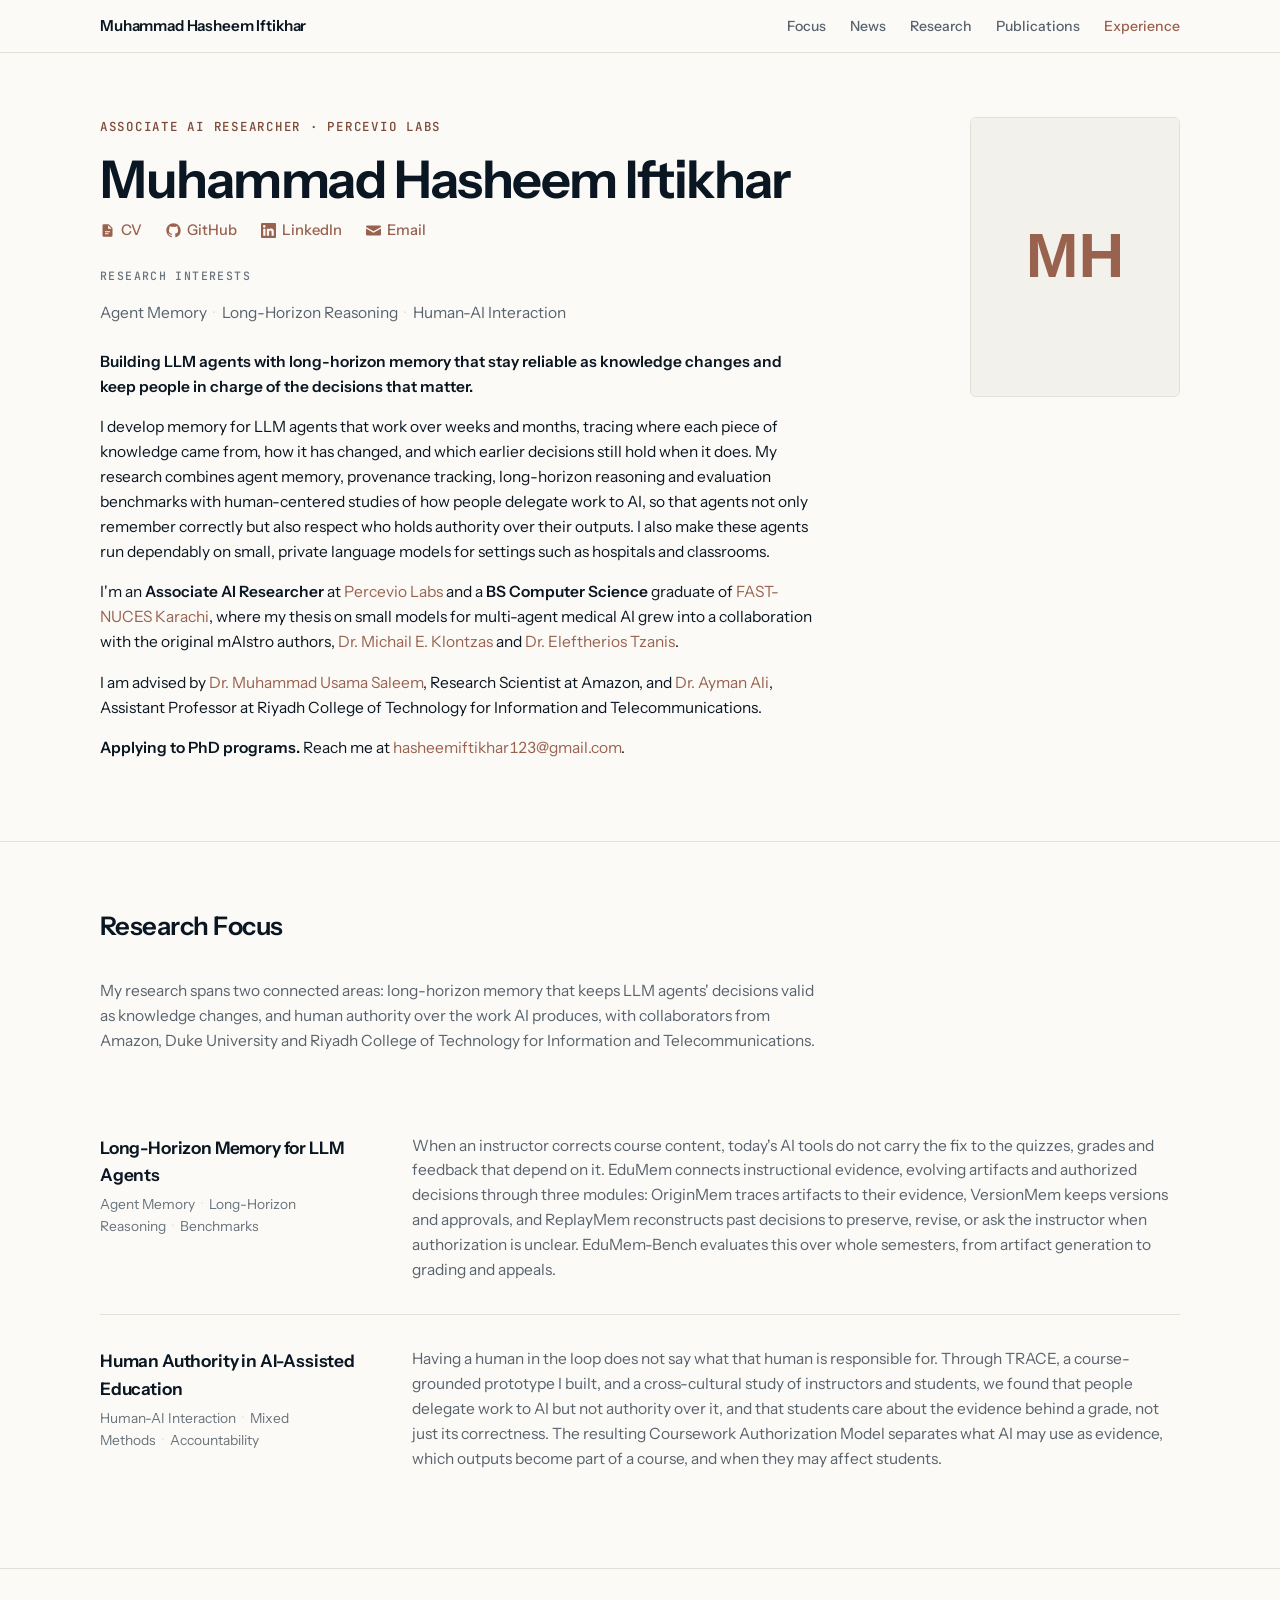
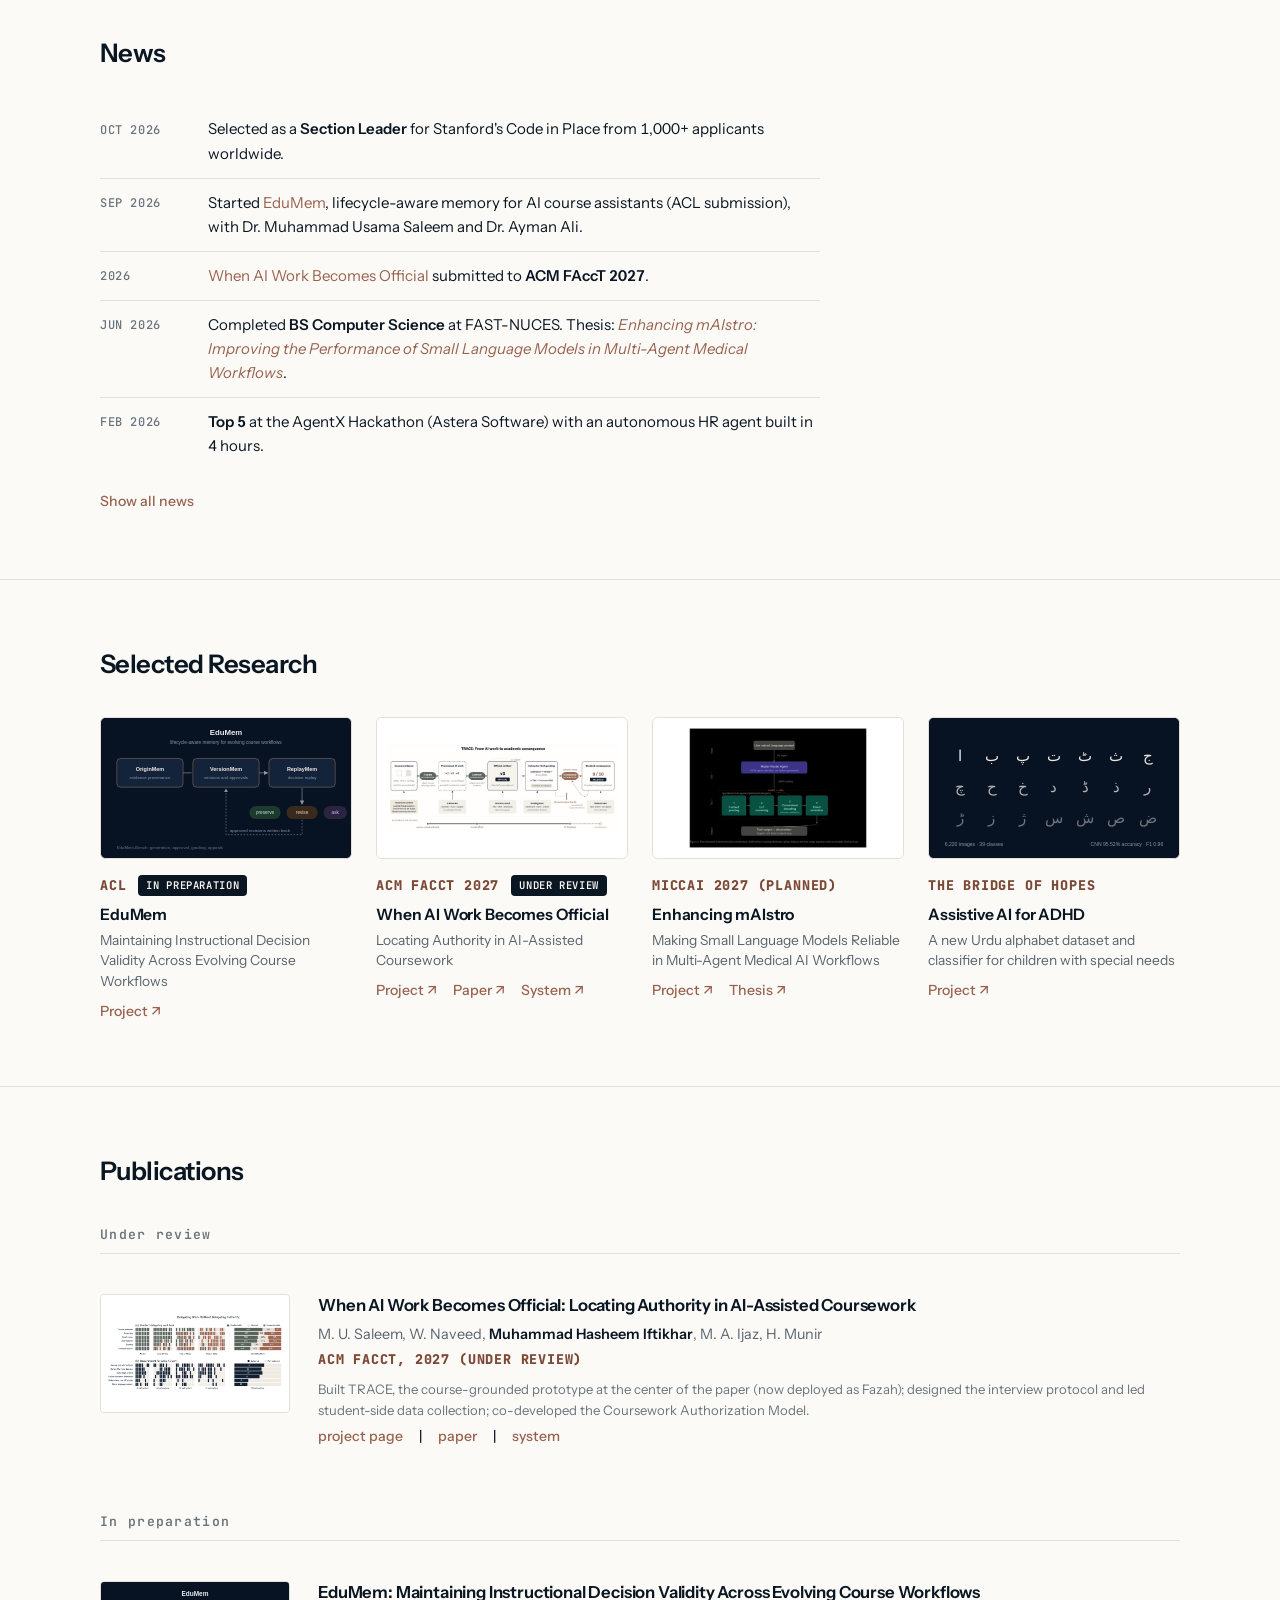
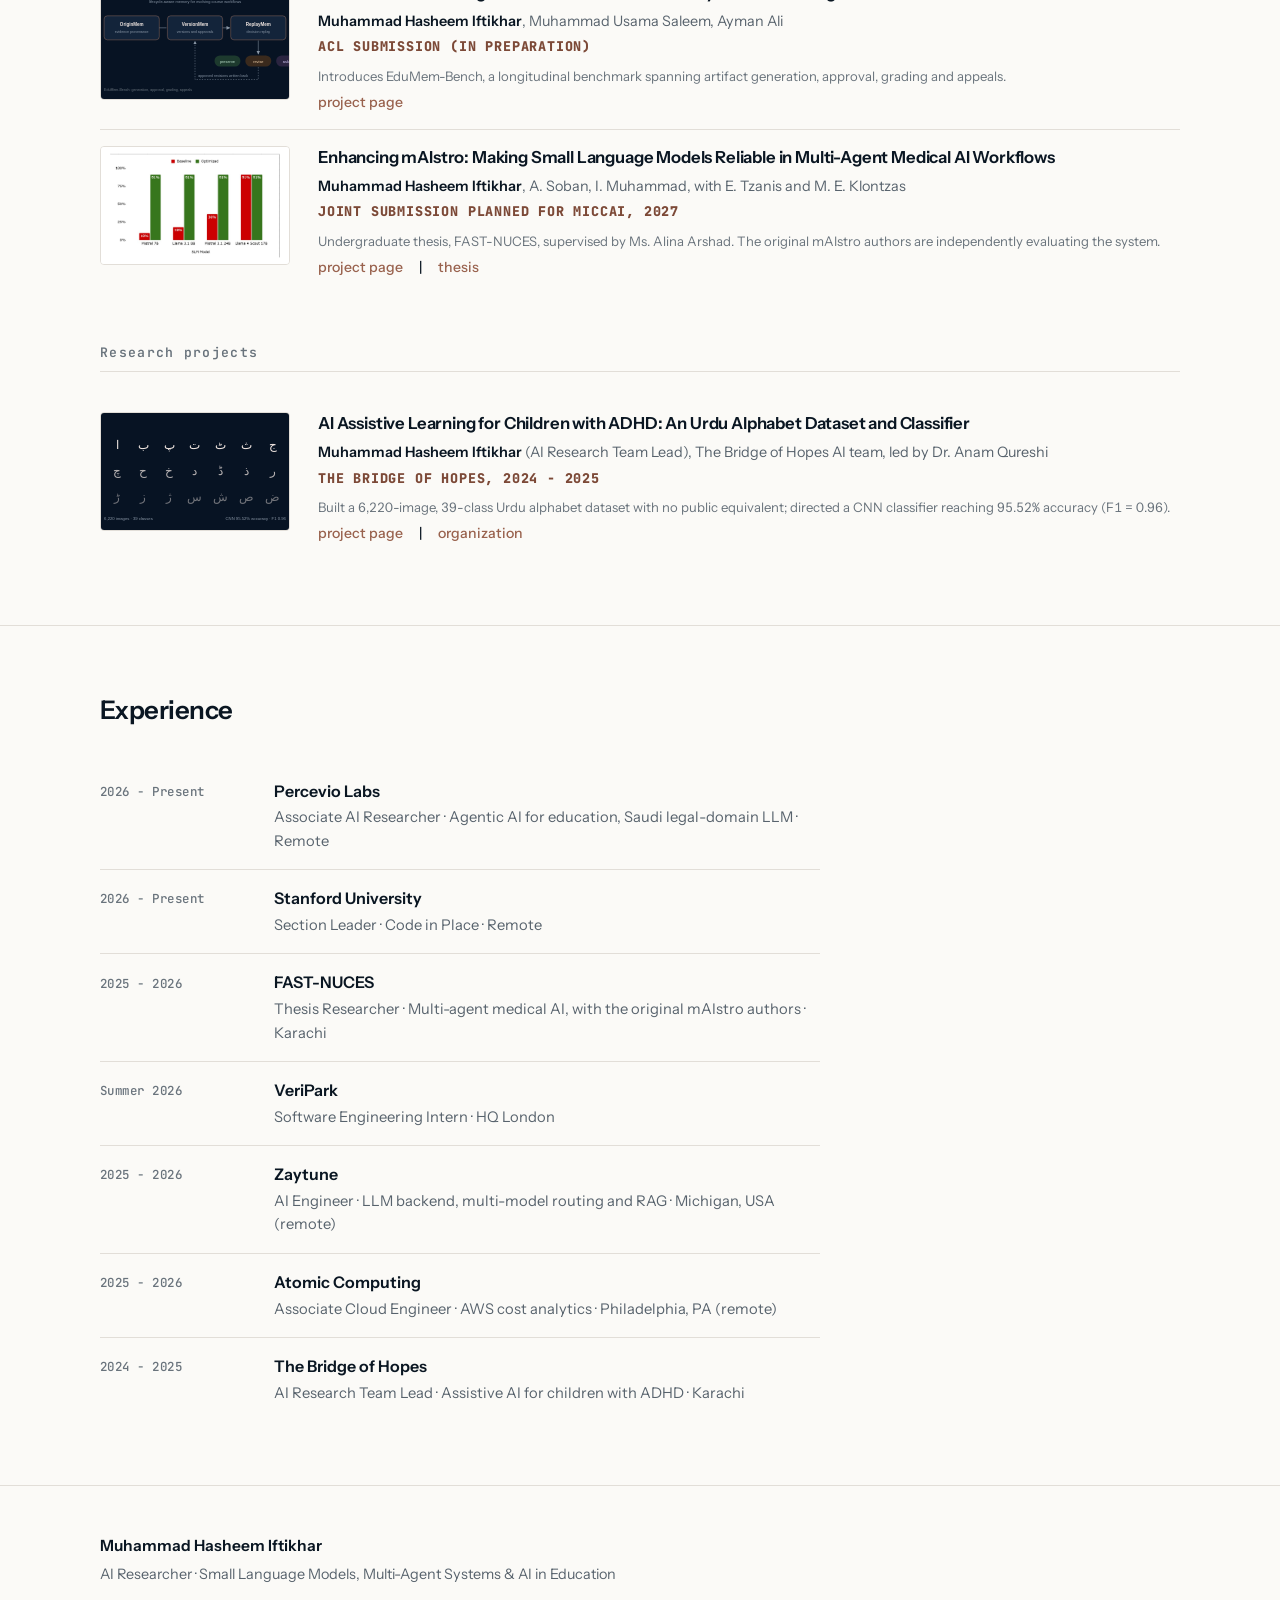
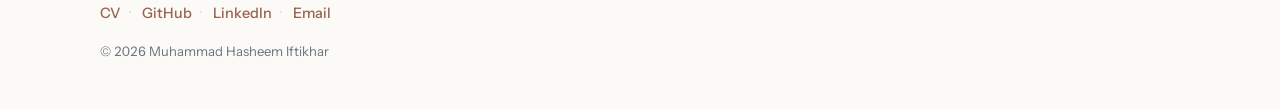
<file: index.html>
<!DOCTYPE html>
<html lang="en">
<head>
  <meta charset="utf-8">
  <meta name="viewport" content="width=device-width, initial-scale=1">
  <meta name="description" content="Muhammad Hasheem Iftikhar is an AI researcher working on reliable small language models for multi-agent systems, human authority in AI-assisted education, and memory for AI course assistants. BS Computer Science, FAST-NUCES. Applying to PhD programs.">
  <meta name="author" content="Muhammad Hasheem Iftikhar">
  <meta name="robots" content="index, follow, max-image-preview:large, max-snippet:-1">
  <meta name="theme-color" content="#FBFAF7">
  <link rel="canonical" href="https://mhasheem.github.io/">
  <link rel="icon" type="image/svg+xml" href="research/photo-placeholder.svg">
  <meta property="og:type" content="profile">
  <meta property="og:site_name" content="Muhammad Hasheem Iftikhar">
  <meta property="og:locale" content="en_US">
  <meta property="og:title" content="Muhammad Hasheem Iftikhar, AI Researcher">
  <meta property="og:description" content="Reliable small language models for multi-agent systems, human authority in AI-assisted education, and memory for AI course assistants.">
  <meta property="og:url" content="https://mhasheem.github.io/">
  <meta property="og:image" content="https://mhasheem.github.io/research/maistro-architecture.jpg">
  <meta name="twitter:card" content="summary_large_image">
  <meta name="twitter:title" content="Muhammad Hasheem Iftikhar, AI Researcher">
  <meta name="twitter:description" content="Reliable small language models, human authority in AI-assisted education, and agent memory.">
  <title>Muhammad Hasheem Iftikhar, AI Researcher | Small Language Models, Multi-Agent Systems &amp; AI in Education</title>
  <script type="application/ld+json">
  {
    "@context": "https://schema.org",
    "@type": "ProfilePage",
    "dateModified": "2026-11-02",
    "mainEntity": {
      "@type": "Person",
      "@id": "https://mhasheem.github.io/#person",
      "name": "Muhammad Hasheem Iftikhar",
      "alternateName": "Hasheem Iftikhar",
      "url": "https://mhasheem.github.io/",
      "jobTitle": "Associate AI Researcher",
      "email": "mailto:hasheemiftikhar123@gmail.com",
      "worksFor": {
        "@type": "Organization",
        "name": "Percevio Labs",
        "url": "https://www.perceviolabs.com/"
      },
      "alumniOf": {
        "@type": "CollegeOrUniversity",
        "name": "National University of Computer and Emerging Sciences (FAST-NUCES)"
      },
      "knowsAbout": [
        "Small Language Models",
        "Multi-Agent LLM Systems",
        "Medical AI",
        "Human-AI Interaction",
        "AI in Education",
        "Agent Memory"
      ],
      "sameAs": [
        "https://github.com/mhasheem",
        "https://www.linkedin.com/in/muhammad-hasheem-iftikhar/"
      ]
    }
  }
  </script>
  <link rel="preconnect" href="https://fonts.googleapis.com">
  <link rel="preconnect" href="https://fonts.gstatic.com" crossorigin>
  <link href="https://fonts.googleapis.com/css2?family=Instrument+Sans:ital,wght@0,400..700;1,400..700&family=JetBrains+Mono:wght@400;500;600&display=swap" rel="stylesheet">
  <link rel="stylesheet" href="assets/css/tokens.css">
  <link rel="stylesheet" href="assets/css/site.css">
</head>
<body>
  <a class="skip-link" href="#about">Skip to main content</a>

  <header class="site-nav">
    <nav class="wrap" aria-label="Main">
      <a class="nav-name" href="#top">Muhammad Hasheem Iftikhar</a>
      <button class="nav-toggle" aria-expanded="false" aria-controls="site-menu" aria-label="Menu">
        <span></span>
      </button>
      <ul class="nav-links" id="site-menu">
        <li><a href="#focus">Focus</a></li>
        <li><a href="#news">News</a></li>
        <li><a href="#research">Research</a></li>
        <li><a href="#publications">Publications</a></li>
        <li><a href="#experience">Experience</a></li>
      </ul>
    </nav>
  </header>

  <main id="top">

  <section id="about" class="hero">
    <div class="wrap">
      <div class="hero-grid">
        <div class="hero-text">
          <p class="hero-eyebrow">Associate AI Researcher · Percevio Labs</p>
          <h1>Muhammad Hasheem Iftikhar</h1>
          <p class="hero-links">
            <a href="Hasheem_Iftikhar_CV.pdf" target="_blank" rel="noopener"><svg class="li" aria-hidden="true" viewBox="0 0 24 24" fill="currentColor"><path d="M6 2h8l6 6v12a2 2 0 0 1-2 2H6a2 2 0 0 1-2-2V4a2 2 0 0 1 2-2zm7 1.5V9h5.5L13 3.5zM8 13v1.6h8V13H8zm0 3.4V18h5.5v-1.6H8z"/></svg>CV</a>
            <a href="https://github.com/mhasheem" target="_blank" rel="noopener"><svg class="li" aria-hidden="true" viewBox="0 0 24 24" fill="currentColor"><path d="M12 .5C5.65.5.5 5.65.5 12c0 5.08 3.29 9.39 7.86 10.91.58.11.79-.25.79-.56 0-.27-.01-1.17-.02-2.12-3.2.7-3.88-1.36-3.88-1.36-.52-1.33-1.28-1.69-1.28-1.69-1.04-.71.08-.7.08-.7 1.15.08 1.76 1.19 1.76 1.19 1.03 1.76 2.69 1.25 3.35.96.1-.75.4-1.25.72-1.54-2.55-.29-5.24-1.28-5.24-5.69 0-1.26.45-2.28 1.19-3.09-.12-.29-.52-1.46.11-3.05 0 0 .97-.31 3.18 1.18a11.1 11.1 0 0 1 5.79 0c2.2-1.49 3.17-1.18 3.17-1.18.63 1.59.23 2.76.12 3.05.74.81 1.18 1.83 1.18 3.09 0 4.42-2.69 5.39-5.26 5.68.41.35.78 1.05.78 2.12 0 1.53-.01 2.76-.01 3.14 0 .31.2.67.8.55A11.5 11.5 0 0 0 23.5 12C23.5 5.65 18.35.5 12 .5z"/></svg>GitHub</a>
            <a href="https://www.linkedin.com/in/muhammad-hasheem-iftikhar/" target="_blank" rel="noopener"><svg class="li" aria-hidden="true" viewBox="0 0 24 24" fill="currentColor"><path d="M20.45 20.45h-3.56v-5.57c0-1.33-.03-3.04-1.85-3.04-1.86 0-2.14 1.45-2.14 2.94v5.67H9.34V9h3.42v1.56h.05c.48-.9 1.64-1.85 3.37-1.85 3.6 0 4.27 2.37 4.27 5.46v6.28zM5.34 7.43a2.07 2.07 0 1 1 0-4.13 2.07 2.07 0 0 1 0 4.13zM7.12 20.45H3.55V9h3.57v11.45zM22.22 0H1.77C.79 0 0 .77 0 1.72v20.55C0 23.23.79 24 1.77 24h20.45c.98 0 1.78-.77 1.78-1.73V1.72C24 .77 23.2 0 22.22 0z"/></svg>LinkedIn</a>
            <a href="mailto:hasheemiftikhar123@gmail.com"><svg class="li" aria-hidden="true" viewBox="0 0 24 24" fill="currentColor"><path d="M2 4h20a2 2 0 0 1 2 2v.4L12 13.35 0 6.4V6a2 2 0 0 1 2-2zm-2 4.72V18a2 2 0 0 0 2 2h20a2 2 0 0 0 2-2V8.72l-12 6.94L0 8.72z"/></svg>Email</a>
          </p>
          <div class="interests">
            <p class="interests-label">Research interests</p>
            <p class="interests-line">Agent Memory<span class="sep">·</span>Long-Horizon Reasoning<span class="sep">·</span>Human-AI Interaction</p>
          </div>
          <p><strong>Building LLM agents with long-horizon memory that stay reliable as knowledge changes and keep people in charge of the decisions that matter.</strong></p>
          <p>
            I develop memory for LLM agents that work over weeks and months, tracing where each piece of knowledge came
            from, how it has changed, and which earlier decisions still hold when it does. My research combines agent
            memory, provenance tracking, long-horizon reasoning and evaluation benchmarks with human-centered studies of
            how people delegate work to AI, so that agents not only remember correctly but also respect who holds
            authority over their outputs. I also make these agents run dependably on small, private language models
            for settings such as hospitals and classrooms.
          </p>
          <p>
            I'm an <strong>Associate AI Researcher</strong> at
            <a href="https://www.perceviolabs.com/" target="_blank" rel="noopener">Percevio Labs</a>
            and a <strong>BS Computer Science</strong> graduate of
            <a href="https://www.nu.edu.pk/" target="_blank" rel="noopener">FAST-NUCES Karachi</a>,
            where my thesis on small models for multi-agent medical AI grew into a collaboration with the original
            mAIstro authors,
            <a href="https://scholar.google.com/citations?user=uWQOxUkAAAAJ" target="_blank" rel="noopener">Dr. Michail E. Klontzas</a> and
            <a href="https://scholar.google.com/citations?user=nkMCS88AAAAJ" target="_blank" rel="noopener">Dr. Eleftherios Tzanis</a>.
          </p>
          <p>I am advised by
            <a href="https://m-usamasaleem.github.io/" target="_blank" rel="noopener">Dr. Muhammad Usama Saleem</a>, Research Scientist at Amazon, and
            <a href="https://www.linkedin.com/in/ayman-ali-phd/" target="_blank" rel="noopener">Dr. Ayman Ali</a>, Assistant Professor at Riyadh College of Technology for Information and Telecommunications.</p>
          <p><strong>Applying to PhD programs.</strong> Reach me at
            <a href="mailto:hasheemiftikhar123@gmail.com">hasheemiftikhar123@gmail.com</a>.</p>
        </div>
        <div class="hero-photo">
          <!-- Replace with his photo: <img class="profile-photo" src="research/photo.jpg" alt="Muhammad Hasheem Iftikhar" width="210" height="280"> -->
          <img class="profile-photo" src="research/photo-placeholder.svg" alt="" width="210" height="280">
        </div>
      </div>
    </div>
  </section>

  <section id="focus">
    <div class="wrap">
      <div class="section-head"><h2>Research Focus</h2></div>
      <p class="focus-lead">My research spans two connected areas: long-horizon memory that keeps LLM agents' decisions valid as
        knowledge changes, and human authority over the work AI produces, with collaborators from Amazon, Duke University
        and Riyadh College of Technology for Information and Telecommunications.</p>

      <div class="focus-list">
        <article class="focus-row">
          <div class="focus-head">
            <h3>Long-Horizon Memory for LLM Agents</h3>
            <p class="focus-tags">Agent Memory<span class="sep">·</span>Long-Horizon Reasoning<span class="sep">·</span>Benchmarks</p>
          </div>
          <p class="focus-desc">
            When an instructor corrects course content, today's AI tools do not carry the fix to the quizzes, grades and
            feedback that depend on it. EduMem connects instructional evidence, evolving artifacts and authorized decisions
            through three modules: OriginMem traces artifacts to their evidence, VersionMem keeps versions and approvals,
            and ReplayMem reconstructs past decisions to preserve, revise, or ask the instructor when authorization is
            unclear. EduMem-Bench evaluates this over whole semesters, from artifact generation to grading and appeals.
          </p>
        </article>

        <article class="focus-row">
          <div class="focus-head">
            <h3>Human Authority in AI-Assisted Education</h3>
            <p class="focus-tags">Human-AI Interaction<span class="sep">·</span>Mixed Methods<span class="sep">·</span>Accountability</p>
          </div>
          <p class="focus-desc">
            Having a human in the loop does not say what that human is responsible for. Through TRACE, a course-grounded
            prototype I built, and a cross-cultural study of instructors and students, we found that people delegate work
            to AI but not authority over it, and that students care about the evidence behind a grade, not just its
            correctness. The resulting Coursework Authorization Model separates what AI may use as evidence, which outputs
            become part of a course, and when they may affect students.
          </p>
        </article>
      </div>
    </div>
  </section>


  <section id="news">
    <div class="wrap">
      <div class="section-head"><h2>News</h2></div>
      <ul class="news-list">
        <li class="news-item">
          <span class="news-date">Oct 2026</span>
          <div class="news-body">Selected as a <strong>Section Leader</strong> for Stanford's Code in Place from 1,000+ applicants worldwide.</div>
        </li>
        <li class="news-item">
          <span class="news-date">Sep 2026</span>
          <div class="news-body">Started <a href="projects/edumem/">EduMem</a>, lifecycle-aware memory for AI course assistants (ACL submission), with Dr. Muhammad Usama Saleem and Dr. Ayman Ali.</div>
        </li>
        <li class="news-item">
          <span class="news-date">2026</span>
          <div class="news-body"><a href="projects/trace/">When AI Work Becomes Official</a> submitted to <strong>ACM FAccT 2027</strong>.</div>
        </li>
        <li class="news-item">
          <span class="news-date">Jun 2026</span>
          <div class="news-body">Completed <strong>BS Computer Science</strong> at FAST-NUCES. Thesis: <a href="https://drive.google.com/file/d/1wcLWrnw91QlUTFHClfpXfCfMcas6EHG3/view?usp=sharing" target="_blank" rel="noopener"><em>Enhancing mAIstro: Improving the Performance of Small Language Models in Multi-Agent Medical Workflows</em></a>.</div>
        </li>
        <li class="news-item">
          <span class="news-date">Feb 2026</span>
          <div class="news-body"><strong>Top 5</strong> at the AgentX Hackathon (Astera Software) with an autonomous HR agent built in 4 hours.</div>
        </li>
        <li class="news-item" data-old hidden>
          <span class="news-date">Jan 2026</span>
          <div class="news-body">Joined <strong>Percevio Labs</strong> as Associate AI Researcher.</div>
        </li>
        <li class="news-item" data-old hidden>
          <span class="news-date">Oct 2025</span>
          <div class="news-body">Competed in the <strong>NASA International Space Apps Challenge</strong> (Advanced Track) with an exoplanet classifier.</div>
        </li>
        <li class="news-item" data-old hidden>
          <span class="news-date">2025</span>
          <div class="news-body">Earned <strong>AWS Solutions Architect, Associate</strong> and <strong>Cloud Practitioner</strong> within three months.</div>
        </li>
        <li class="news-item" data-old hidden>
          <span class="news-date">Aug 2025</span>
          <div class="news-body">Started the <a href="projects/maistro/">Enhancing mAIstro</a> thesis on small language models for multi-agent medical AI.</div>
        </li>
        <li class="news-item" data-old hidden>
          <span class="news-date">2025</span>
          <div class="news-body">Appointed <strong>AI Research Team Lead</strong> at The Bridge of Hopes and built a new Urdu alphabet dataset.</div>
        </li>
        <li class="news-item" data-old hidden>
          <span class="news-date">Mar 2024</span>
          <div class="news-body">Joined <strong>The Bridge of Hopes</strong> as founding AI researcher.</div>
        </li>
      </ul>
      <button class="show-more" type="button">Show all news</button>
    </div>
  </section>

  <section id="research">
    <div class="wrap">
      <div class="section-head"><h2>Selected Research</h2></div>
      <div class="research-grid">
      <article class="research-item">
        <a class="research-media" href="projects/edumem/" aria-hidden="true" tabindex="-1">
          <img src="research/edumem.svg" alt="EduMem: OriginMem, VersionMem and ReplayMem modules" loading="lazy" decoding="async">
        </a>
        <div class="meta-row">
          <span class="venue">ACL</span>
          <span class="badge">In preparation</span>
        </div>
        <h3><a href="projects/edumem/">EduMem</a></h3>
        <p class="research-sub">Maintaining Instructional Decision Validity Across Evolving Course Workflows</p>
        <div class="research-links"><a href="projects/edumem/">Project ↗</a></div>
      </article>

      <article class="research-item">
        <a class="research-media" href="projects/trace/" aria-hidden="true" tabindex="-1">
          <img src="research/trace-lifecycle.jpg" alt="TRACE: from AI work to academic consequence, with authorization at each step" loading="lazy" decoding="async">
        </a>
        <div class="meta-row">
          <span class="venue">ACM FAccT 2027</span>
          <span class="badge">Under review</span>
        </div>
        <h3><a href="projects/trace/">When AI Work Becomes Official</a></h3>
        <p class="research-sub">Locating Authority in AI-Assisted Coursework</p>
        <div class="research-links"><a href="projects/trace/">Project ↗</a>   <a href="https://drive.google.com/file/d/1oDcxM0Y7oN5t8dftiW94D08oab9c2Wxw/view?usp=drive_link" target="_blank" rel="noopener">Paper ↗</a>   <a href="https://fazahedu.com/" target="_blank" rel="noopener">System ↗</a></div>
      </article>

      <article class="research-item">
        <a class="research-media" href="projects/maistro/" aria-hidden="true" tabindex="-1">
          <img src="research/maistro-architecture.jpg" alt="Enhanced mAIstro two-tier architecture: a Master Router Agent delegating to optimized small-model sub-agents" loading="lazy" decoding="async">
        </a>
        <div class="meta-row">
          <span class="venue">MICCAI 2027 (planned)</span>
        </div>
        <h3><a href="projects/maistro/">Enhancing mAIstro</a></h3>
        <p class="research-sub">Making Small Language Models Reliable in Multi-Agent Medical AI Workflows</p>
        <div class="research-links"><a href="projects/maistro/">Project ↗</a>   <a href="https://drive.google.com/file/d/1wcLWrnw91QlUTFHClfpXfCfMcas6EHG3/view?usp=sharing" target="_blank" rel="noopener">Thesis ↗</a></div>
      </article>

      <article class="research-item">
        <a class="research-media" href="projects/adhd/" aria-hidden="true" tabindex="-1">
          <img src="research/urdu-dataset.svg" alt="Urdu alphabet dataset: 6,220 images across 39 classes" loading="lazy" decoding="async">
        </a>
        <div class="meta-row">
          <span class="venue">The Bridge of Hopes</span>
        </div>
        <h3><a href="projects/adhd/">Assistive AI for ADHD</a></h3>
        <p class="research-sub">A new Urdu alphabet dataset and classifier for children with special needs</p>
        <div class="research-links"><a href="projects/adhd/">Project ↗</a></div>
      </article>
      </div>
    </div>
  </section>

  <section id="publications">
    <div class="wrap">
      <div class="section-head"><h2>Publications</h2></div>
      <div class="pub-list">
      <h3 class="pub-year">Under review</h3>

      <div class="pub-entry" id="trace">
        <div class="pub-media">
          <img src="research/trace-findings.jpg" alt="Survey findings: instructors delegate work to AI but not authority" loading="lazy" decoding="async">
        </div>
        <div class="pub-info">
          <a class="pub-title" href="projects/trace/">
            When AI Work Becomes Official: Locating Authority in AI-Assisted Coursework
          </a>
          <div class="pub-authors">
            M. U. Saleem, W. Naveed, <span class="me">Muhammad Hasheem Iftikhar</span>, M. A. Ijaz, H. Munir
          </div>
          <div class="pub-venue"><span class="pub-venue-chip">ACM FAccT, 2027 (under review)</span></div>
          <div class="pub-note">Built TRACE, the course-grounded prototype at the center of the paper (now deployed as Fazah); designed the interview protocol and led student-side data collection; co-developed the Coursework Authorization Model.</div>
          <div class="pub-links">
            <a href="projects/trace/">project page</a> |
            <a href="https://drive.google.com/file/d/1oDcxM0Y7oN5t8dftiW94D08oab9c2Wxw/view?usp=drive_link" target="_blank" rel="noopener">paper</a> |
            <a href="https://fazahedu.com/" target="_blank" rel="noopener">system</a>
          </div>
        </div>
      </div>

      <h3 class="pub-year">In preparation</h3>

      <div class="pub-entry" id="edumem">
        <div class="pub-media">
          <img src="research/edumem.svg" alt="EduMem framework" loading="lazy" decoding="async">
        </div>
        <div class="pub-info">
          <a class="pub-title" href="projects/edumem/">
            EduMem: Maintaining Instructional Decision Validity Across Evolving Course Workflows
          </a>
          <div class="pub-authors">
            <span class="me">Muhammad Hasheem Iftikhar</span>, Muhammad Usama Saleem, Ayman Ali
          </div>
          <div class="pub-venue"><span class="pub-venue-chip">ACL submission (in preparation)</span></div>
          <div class="pub-note">Introduces EduMem-Bench, a longitudinal benchmark spanning artifact generation, approval, grading and appeals.</div>
          <div class="pub-links"><a href="projects/edumem/">project page</a></div>
        </div>
      </div>

      <div class="pub-entry" id="maistro">
        <div class="pub-media">
          <img src="research/maistro-results.jpg" alt="Task success, baseline versus optimized, for Mistral 7B, Llama 3.1 8B, Mistral 3.1 24B and Llama 4 Scout 17B" loading="lazy" decoding="async">
        </div>
        <div class="pub-info">
          <a class="pub-title" href="projects/maistro/">
            Enhancing mAIstro: Making Small Language Models Reliable in Multi-Agent Medical AI Workflows
          </a>
          <div class="pub-authors">
            <span class="me">Muhammad Hasheem Iftikhar</span>, A. Soban, I. Muhammad, with E. Tzanis and M. E. Klontzas
          </div>
          <div class="pub-venue"><span class="pub-venue-chip">Joint submission planned for MICCAI, 2027</span></div>
          <div class="pub-note">Undergraduate thesis, FAST-NUCES, supervised by Ms. Alina Arshad. The original mAIstro authors are independently evaluating the system.</div>
          <div class="pub-links">
            <a href="projects/maistro/">project page</a> |
            <a href="https://drive.google.com/file/d/1wcLWrnw91QlUTFHClfpXfCfMcas6EHG3/view?usp=sharing" target="_blank" rel="noopener">thesis</a>
          </div>
        </div>
      </div>

      <h3 class="pub-year">Research projects</h3>

      <div class="pub-entry" id="adhd">
        <div class="pub-media">
          <img src="research/urdu-dataset.svg" alt="Urdu alphabet dataset" loading="lazy" decoding="async">
        </div>
        <div class="pub-info">
          <a class="pub-title" href="projects/adhd/">
            AI Assistive Learning for Children with ADHD: An Urdu Alphabet Dataset and Classifier
          </a>
          <div class="pub-authors"><span class="me">Muhammad Hasheem Iftikhar</span> (AI Research Team Lead), The Bridge of Hopes AI team, led by Dr. Anam Qureshi</div>
          <div class="pub-venue"><span class="pub-venue-chip">The Bridge of Hopes, 2024 - 2025</span></div>
          <div class="pub-note">Built a 6,220-image, 39-class Urdu alphabet dataset with no public equivalent; directed a CNN classifier reaching 95.52% accuracy (F1 = 0.96).</div>
          <div class="pub-links">
            <a href="projects/adhd/">project page</a> |
            <a href="https://www.linkedin.com/company/the-bridge-of-hopes/" target="_blank" rel="noopener">organization</a>
          </div>
        </div>
      </div>
      </div>
    </div>
  </section>


  <section id="experience">
    <div class="wrap">
      <div class="section-head"><h2>Experience</h2></div>
      <div class="exp-list">
        <div class="exp-row">
          <div class="exp-dates">2026 - Present</div>
          <div>
            <div class="exp-org">Percevio Labs</div>
            <div class="exp-role">Associate AI Researcher · Agentic AI for education, Saudi legal-domain LLM · Remote</div>
          </div>
        </div>
        <div class="exp-row">
          <div class="exp-dates">2026 - Present</div>
          <div>
            <div class="exp-org">Stanford University</div>
            <div class="exp-role">Section Leader · Code in Place · Remote</div>
          </div>
        </div>
        <div class="exp-row">
          <div class="exp-dates">2025 - 2026</div>
          <div>
            <div class="exp-org">FAST-NUCES</div>
            <div class="exp-role">Thesis Researcher · Multi-agent medical AI, with the original mAIstro authors · Karachi</div>
          </div>
        </div>
        <div class="exp-row">
          <div class="exp-dates">Summer 2026</div>
          <div>
            <div class="exp-org">VeriPark</div>
            <div class="exp-role">Software Engineering Intern · HQ London</div>
          </div>
        </div>
        <div class="exp-row">
          <div class="exp-dates">2025 - 2026</div>
          <div>
            <div class="exp-org">Zaytune</div>
            <div class="exp-role">AI Engineer · LLM backend, multi-model routing and RAG · Michigan, USA (remote)</div>
          </div>
        </div>
        <div class="exp-row">
          <div class="exp-dates">2025 - 2026</div>
          <div>
            <div class="exp-org">Atomic Computing</div>
            <div class="exp-role">Associate Cloud Engineer · AWS cost analytics · Philadelphia, PA (remote)</div>
          </div>
        </div>
        <div class="exp-row">
          <div class="exp-dates">2024 - 2025</div>
          <div>
            <div class="exp-org">The Bridge of Hopes</div>
            <div class="exp-role">AI Research Team Lead · Assistive AI for children with ADHD · Karachi</div>
          </div>
        </div>
      </div>
    </div>
  </section>

  </main>

  <footer class="site-footer">
    <div class="wrap">
      <p class="footer-name">Muhammad Hasheem Iftikhar</p>
      <p class="footer-role">AI Researcher · Small Language Models, Multi-Agent Systems &amp; AI in Education</p>
      <p class="footer-links">
        <a href="Hasheem_Iftikhar_CV.pdf" target="_blank" rel="noopener">CV</a><span class="sep">·</span>
        <a href="https://github.com/mhasheem" target="_blank" rel="noopener">GitHub</a><span class="sep">·</span>
        <a href="https://www.linkedin.com/in/muhammad-hasheem-iftikhar/" target="_blank" rel="noopener">LinkedIn</a><span class="sep">·</span>
        <a href="mailto:hasheemiftikhar123@gmail.com">Email</a>
      </p>
      <p class="footer-copy">&copy; 2026 Muhammad Hasheem Iftikhar</p>
    </div>
  </footer>

  <script src="assets/js/site.js" defer></script>
</body>
</html>
</file>
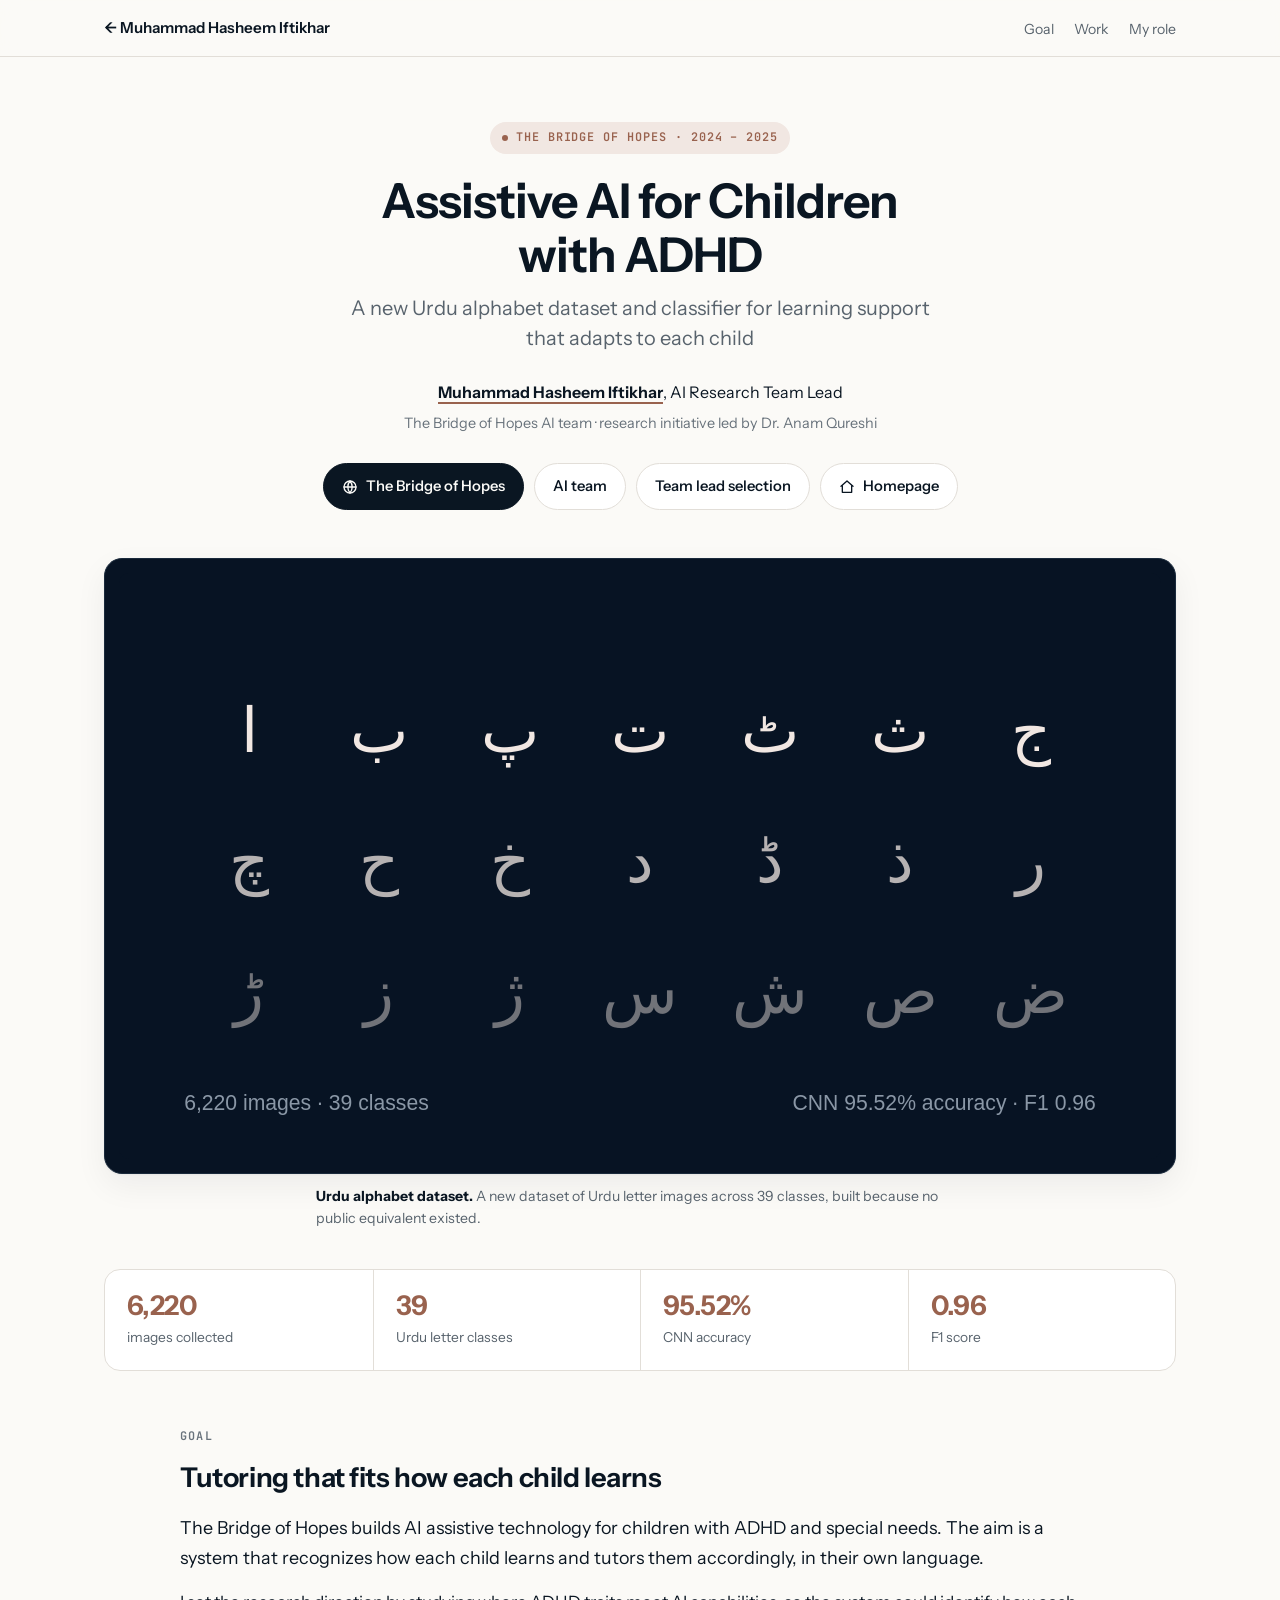
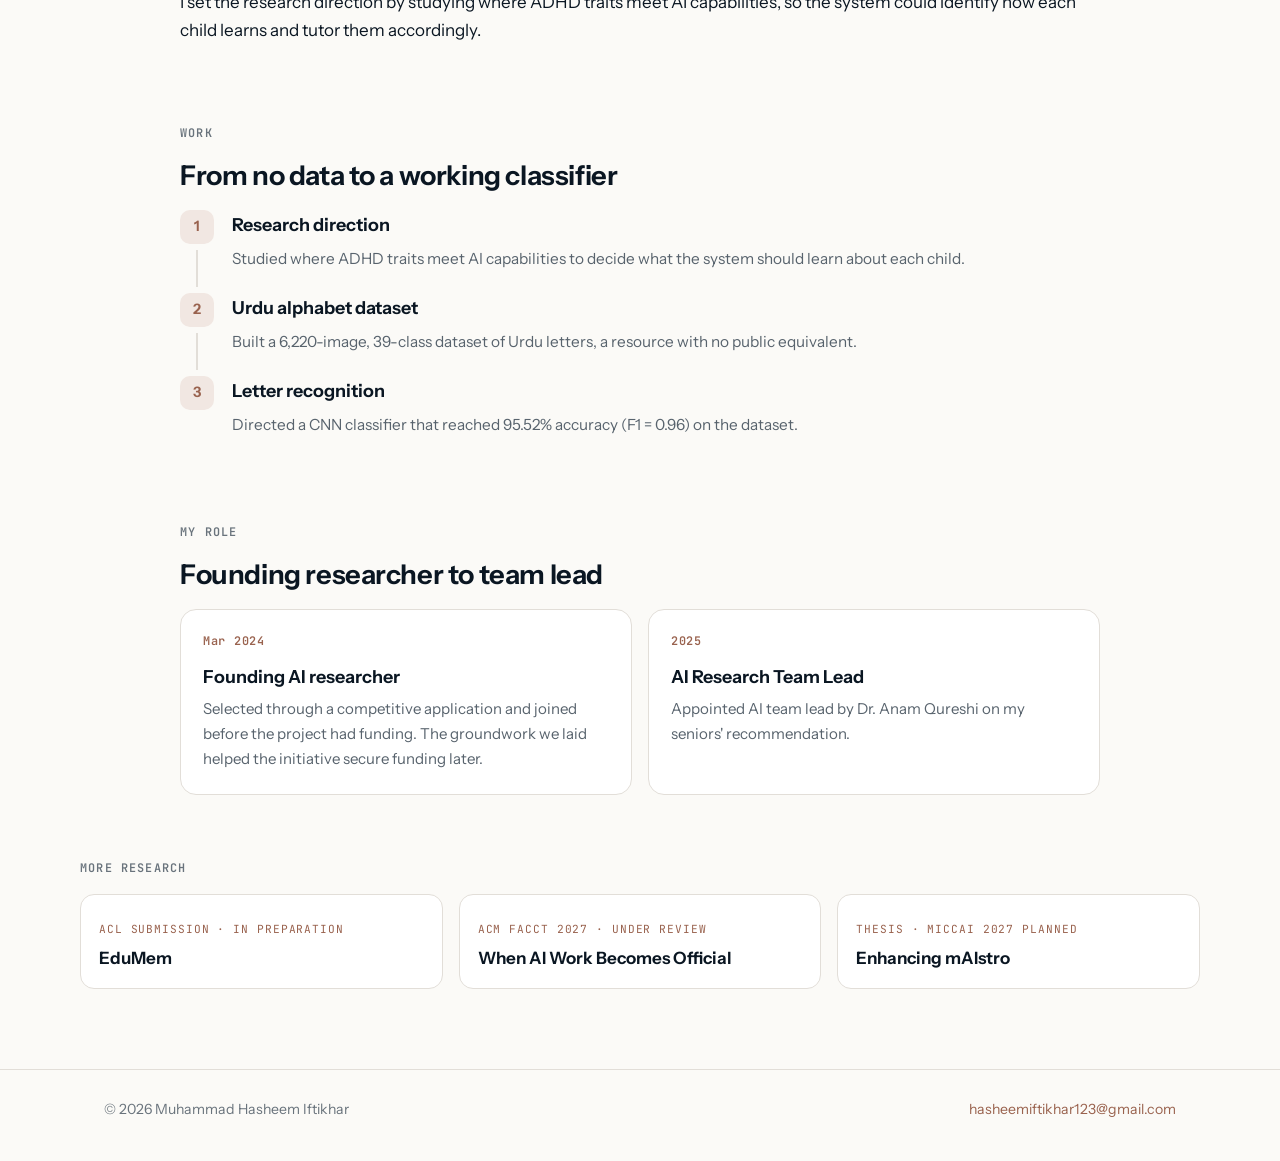
<file: projects/adhd/index.html>
<!DOCTYPE html>
<html lang="en">
<head>
  <meta charset="utf-8">
  <meta name="viewport" content="width=device-width, initial-scale=1">
  <title>Assistive AI for Children with ADHD | Muhammad Hasheem Iftikhar</title>
  <meta name="description" content="Assistive AI for children with ADHD at The Bridge of Hopes: a new 6,220-image, 39-class Urdu alphabet dataset and a CNN classifier reaching 95.52% accuracy.">
  <meta property="og:title" content="Assistive AI for Children with ADHD">
  <meta property="og:description" content="A new Urdu alphabet dataset and classifier for personalized learning support.">
  <meta name="theme-color" content="#FBFAF7">
  <link rel="icon" type="image/svg+xml" href="../../research/photo-placeholder.svg">
  <link rel="preconnect" href="https://fonts.googleapis.com">
  <link rel="preconnect" href="https://fonts.gstatic.com" crossorigin>
  <link href="https://fonts.googleapis.com/css2?family=Instrument+Sans:ital,wght@0,400..700;1,400..700&family=JetBrains+Mono:wght@400;500;600&display=swap" rel="stylesheet">
  <link rel="stylesheet" href="../../assets/css/tokens.css">
  <link rel="stylesheet" href="../project.css">
</head>
<body>
  <header class="topbar">
    <div class="wrap-wide">
      <a class="back" href="../../#research">&larr; Muhammad Hasheem Iftikhar</a>
      <ul class="toc">
        <li><a href="#goal">Goal</a></li>
        <li><a href="#work">Work</a></li>
        <li><a href="#role">My role</a></li>
      </ul>
    </div>
  </header>

  <main>
    <section class="p-hero wrap">
      <span class="venue-pill"><span class="dot"></span>The Bridge of Hopes · 2024 &ndash; 2025</span>
      <h1>Assistive AI for Children with ADHD</h1>
      <p class="tagline">A new Urdu alphabet dataset and classifier for learning support that adapts to each child</p>
      <p class="authors"><span class="me">Muhammad Hasheem Iftikhar</span>, AI Research Team Lead</p>
      <p class="affil">The Bridge of Hopes AI team · research initiative led by Dr. Anam Qureshi</p>
      <div class="actions">
        <a class="btn primary" href="https://www.linkedin.com/company/the-bridge-of-hopes/" target="_blank" rel="noopener"><svg viewBox="0 0 24 24" fill="none" stroke="currentColor" stroke-width="2" stroke-linecap="round" stroke-linejoin="round"><circle cx="12" cy="12" r="9"/><path d="M3 12h18M12 3a14 14 0 0 1 0 18M12 3a14 14 0 0 0 0 18"/></svg>The Bridge of Hopes</a>
        <a class="btn" href="https://drive.google.com/file/d/1NJJvsiEu8rrjXPZAGG71u7vRK7dWwPDU/view?usp=drive_link" target="_blank" rel="noopener">AI team</a>
        <a class="btn" href="https://drive.google.com/file/d/1U7XosauNvDjevLRMkQ4Q4SMjvGNtxst6/view?usp=drive_link" target="_blank" rel="noopener">Team lead selection</a>
        <a class="btn" href="../../"><svg viewBox="0 0 24 24" fill="none" stroke="currentColor" stroke-width="2" stroke-linecap="round" stroke-linejoin="round"><path d="M3 11l9-8 9 8"/><path d="M5 10v10h14V10"/></svg>Homepage</a>
      </div>
    </section>

    <section class="wrap-wide">
      <figure class="teaser">
        <div class="frame dark"><img src="assets/urdu-dataset.svg" alt="Urdu alphabet letters from the dataset's 39 classes"></div>
        <figcaption><b>Urdu alphabet dataset.</b> A new dataset of Urdu letter images across 39 classes, built because no public equivalent existed.</figcaption>
      </figure>
      <div class="stats">
        <div class="stat"><b>6,220</b><span>images collected</span></div>
        <div class="stat"><b>39</b><span>Urdu letter classes</span></div>
        <div class="stat"><b>95.52%</b><span>CNN accuracy</span></div>
        <div class="stat"><b>0.96</b><span>F1 score</span></div>
      </div>
    </section>

    <section class="p-section wrap" id="goal">
      <p class="eyebrow">Goal</p>
      <h2>Tutoring that fits how each child learns</h2>
      <p class="lead">The Bridge of Hopes builds AI assistive technology for children with ADHD and special needs. The aim is a system that recognizes how each child learns and tutors them accordingly, in their own language.</p>
      <p>I set the research direction by studying where ADHD traits meet AI capabilities, so the system could identify how each child learns and tutor them accordingly.</p>
    </section>

    <section class="p-section wrap" id="work">
      <p class="eyebrow">Work</p>
      <h2>From no data to a working classifier</h2>
      <ol class="steps">
        <li><h3>Research direction</h3><p>Studied where ADHD traits meet AI capabilities to decide what the system should learn about each child.</p></li>
        <li><h3>Urdu alphabet dataset</h3><p>Built a 6,220-image, 39-class dataset of Urdu letters, a resource with no public equivalent.</p></li>
        <li><h3>Letter recognition</h3><p>Directed a CNN classifier that reached 95.52% accuracy (F1 = 0.96) on the dataset.</p></li>
      </ol>
    </section>

    <section class="p-section wrap" id="role">
      <p class="eyebrow">My role</p>
      <h2>Founding researcher to team lead</h2>
      <div class="cards two">
        <div class="card"><span class="num">Mar 2024</span><h3>Founding AI researcher</h3><p>Selected through a competitive application and joined before the project had funding. The groundwork we laid helped the initiative secure funding later.</p></div>
        <div class="card"><span class="num">2025</span><h3>AI Research Team Lead</h3><p>Appointed AI team lead by Dr. Anam Qureshi on my seniors' recommendation.</p></div>
      </div>
    </section>

    <section class="p-section wrap-wide">
      <p class="eyebrow">More research</p>
      <div class="more">
        <a href="../edumem/"><span class="v">ACL submission · in preparation</span><span class="t">EduMem</span></a>
        <a href="../trace/"><span class="v">ACM FAccT 2027 · under review</span><span class="t">When AI Work Becomes Official</span></a>
        <a href="../maistro/"><span class="v">Thesis · MICCAI 2027 planned</span><span class="t">Enhancing mAIstro</span></a>
      </div>
    </section>
  </main>

  <footer class="p-footer">
    <div class="wrap-wide">
      <span>&copy; 2026 Muhammad Hasheem Iftikhar</span>
      <a href="mailto:hasheemiftikhar123@gmail.com">hasheemiftikhar123@gmail.com</a>
    </div>
  </footer>
</body>
</html>
</file>
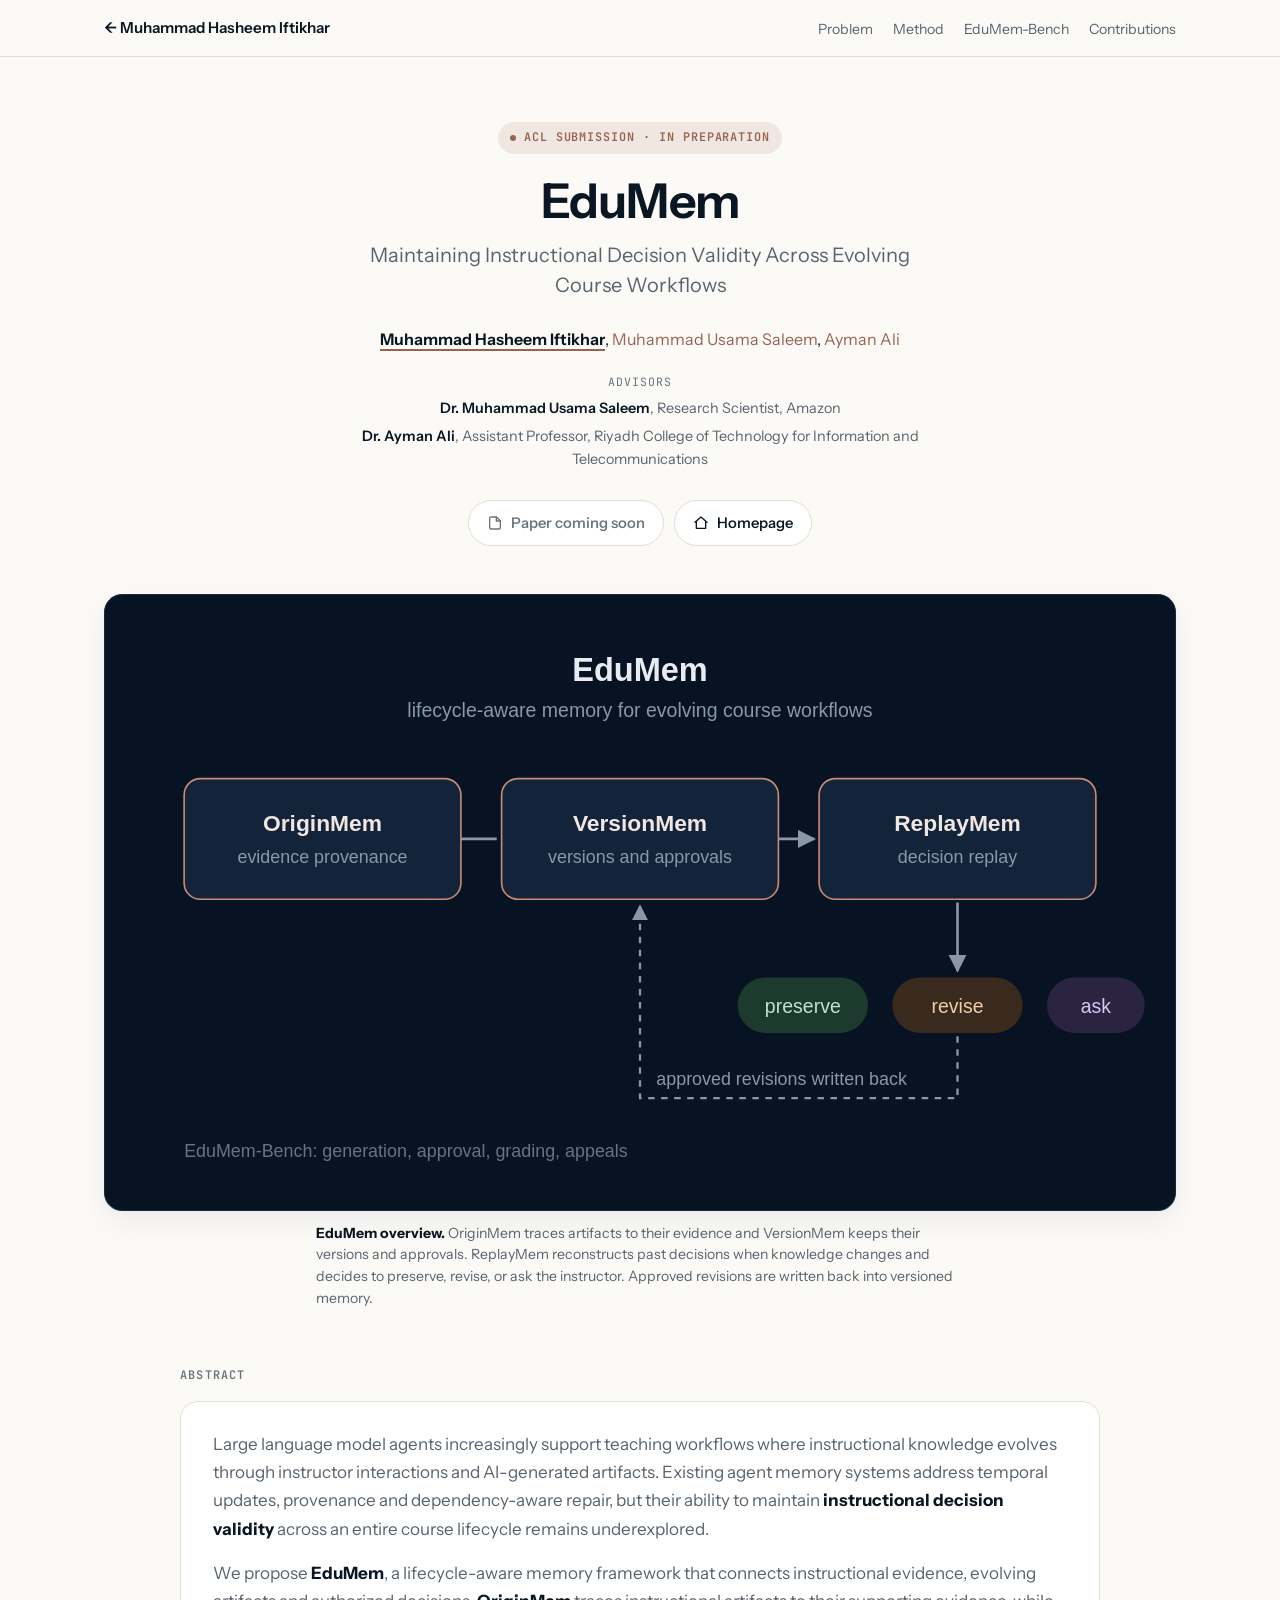
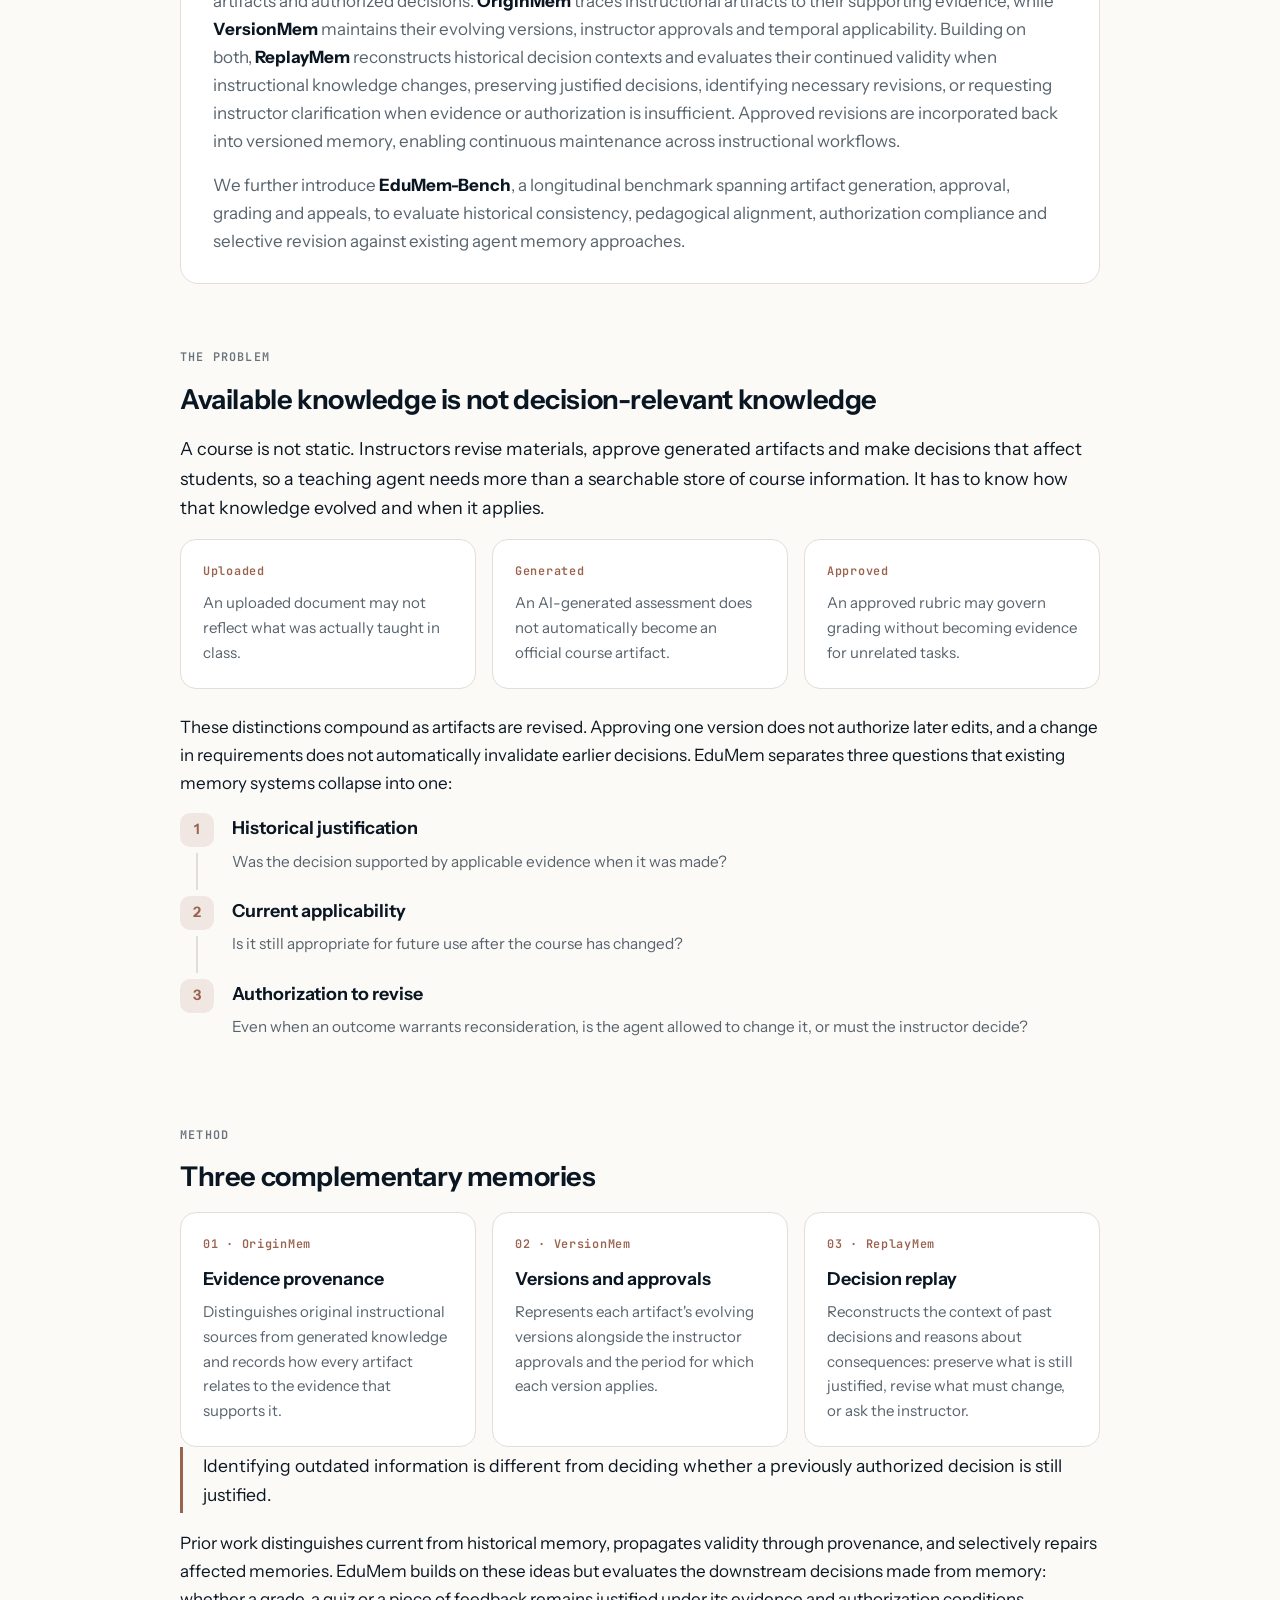
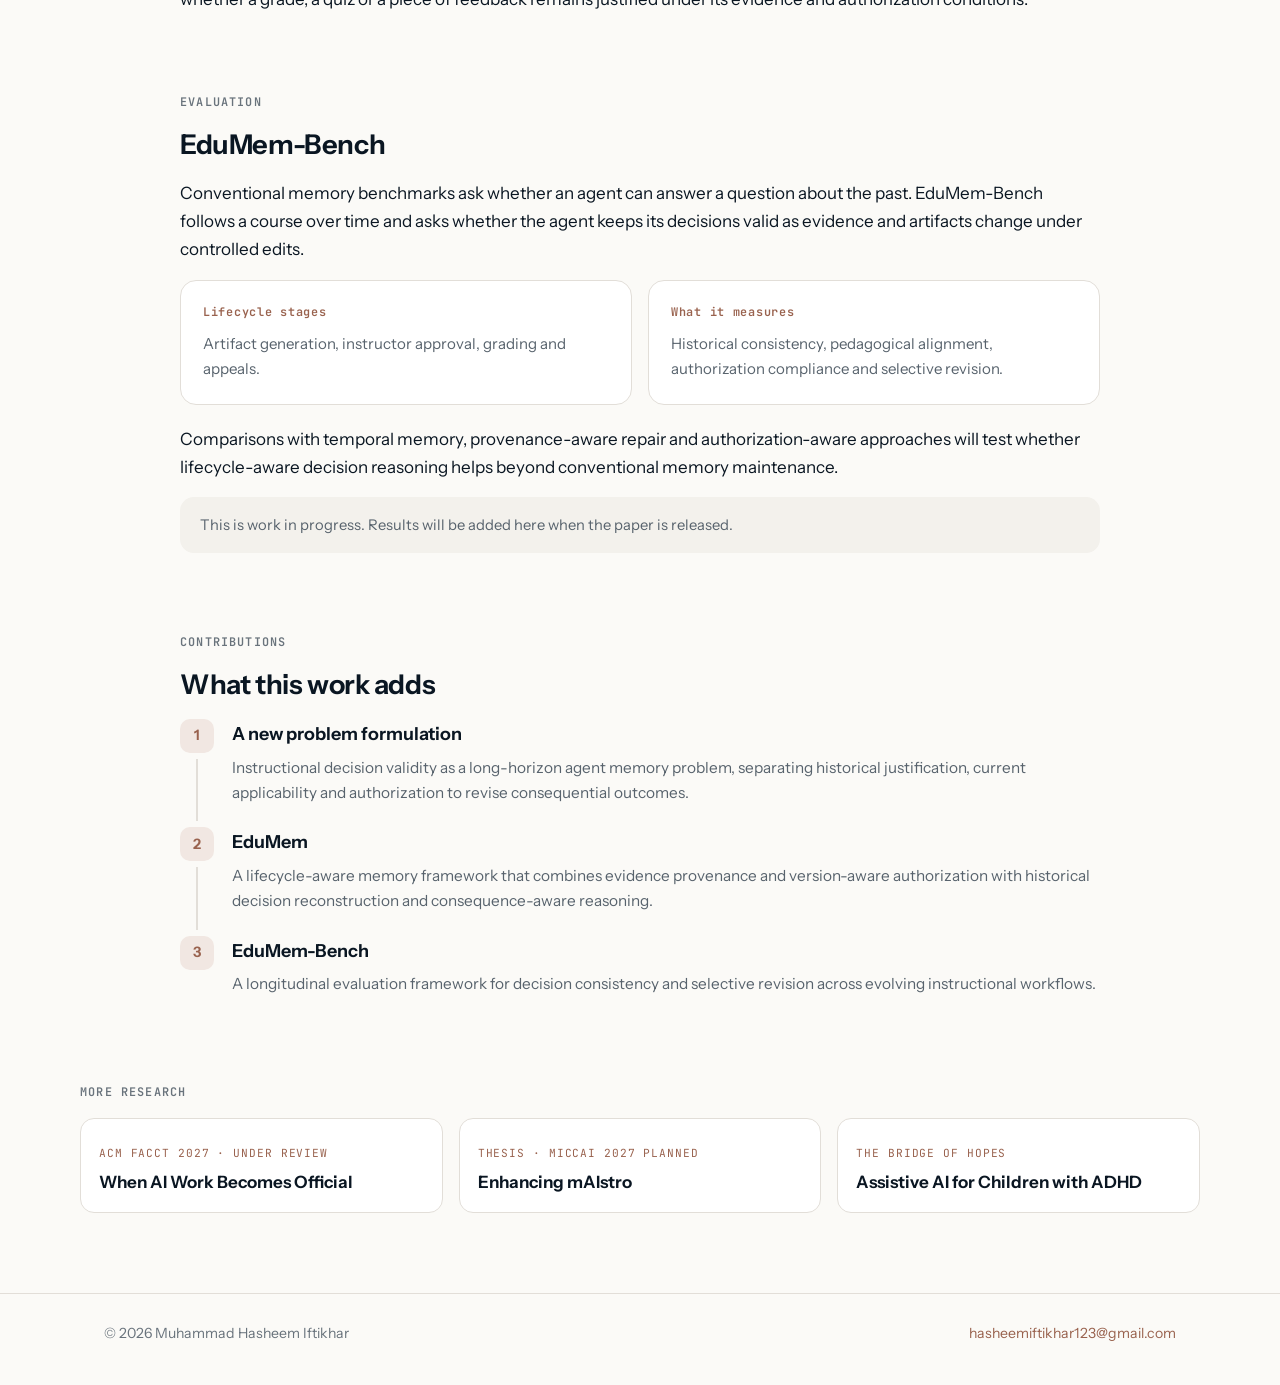
<file: projects/edumem/index.html>
<!DOCTYPE html>
<html lang="en">
<head>
  <meta charset="utf-8">
  <meta name="viewport" content="width=device-width, initial-scale=1">
  <title>EduMem | Muhammad Hasheem Iftikhar</title>
  <meta name="description" content="EduMem: lifecycle-aware memory that keeps LLM agents' instructional decisions valid as course knowledge evolves. ACL submission in preparation.">
  <meta property="og:title" content="EduMem: Maintaining Instructional Decision Validity Across Evolving Course Workflows">
  <meta property="og:description" content="Lifecycle-aware memory for LLM agents: OriginMem, VersionMem and ReplayMem, evaluated with EduMem-Bench.">
  <meta name="theme-color" content="#FBFAF7">
  <link rel="icon" type="image/svg+xml" href="../../research/photo-placeholder.svg">
  <link rel="preconnect" href="https://fonts.googleapis.com">
  <link rel="preconnect" href="https://fonts.gstatic.com" crossorigin>
  <link href="https://fonts.googleapis.com/css2?family=Instrument+Sans:ital,wght@0,400..700;1,400..700&family=JetBrains+Mono:wght@400;500;600&display=swap" rel="stylesheet">
  <link rel="stylesheet" href="../../assets/css/tokens.css">
  <link rel="stylesheet" href="../project.css">
</head>
<body>
  <header class="topbar">
    <div class="wrap-wide">
      <a class="back" href="../../#research">&larr; Muhammad Hasheem Iftikhar</a>
      <ul class="toc">
        <li><a href="#problem">Problem</a></li>
        <li><a href="#method">Method</a></li>
        <li><a href="#bench">EduMem-Bench</a></li>
        <li><a href="#contributions">Contributions</a></li>
      </ul>
    </div>
  </header>

  <main>
    <section class="p-hero wrap">
      <span class="venue-pill"><span class="dot"></span>ACL submission · In preparation</span>
      <h1>EduMem</h1>
      <p class="tagline">Maintaining Instructional Decision Validity Across Evolving Course Workflows</p>
      <p class="authors"><span class="me">Muhammad Hasheem Iftikhar</span>, <a href="https://m-usamasaleem.github.io/" target="_blank" rel="noopener">Muhammad Usama Saleem</a>, <a href="https://www.linkedin.com/in/ayman-ali-phd/" target="_blank" rel="noopener">Ayman Ali</a></p>
      <div class="advisors">
        <span class="lbl">Advisors</span>
        <span><b>Dr. Muhammad Usama Saleem</b>, Research Scientist, Amazon</span>
        <span><b>Dr. Ayman Ali</b>, Assistant Professor, Riyadh College of Technology for Information and Telecommunications</span>
      </div>
      <div class="actions">
        <span class="btn disabled"><svg viewBox="0 0 24 24" fill="none" stroke="currentColor" stroke-width="2" stroke-linecap="round" stroke-linejoin="round"><path d="M14 3H6a2 2 0 0 0-2 2v14a2 2 0 0 0 2 2h12a2 2 0 0 0 2-2V9z"/><path d="M14 3v6h6"/></svg>Paper coming soon</span>
        <a class="btn" href="../../"><svg viewBox="0 0 24 24" fill="none" stroke="currentColor" stroke-width="2" stroke-linecap="round" stroke-linejoin="round"><path d="M3 11l9-8 9 8"/><path d="M5 10v10h14V10"/></svg>Homepage</a>
      </div>
    </section>

    <section class="wrap-wide">
      <figure class="teaser">
        <div class="frame dark"><img src="assets/edumem.svg" alt="EduMem framework: OriginMem, VersionMem and ReplayMem, with approved revisions written back into memory"></div>
        <figcaption><b>EduMem overview.</b> OriginMem traces artifacts to their evidence and VersionMem keeps their versions and approvals. ReplayMem reconstructs past decisions when knowledge changes and decides to preserve, revise, or ask the instructor. Approved revisions are written back into versioned memory.</figcaption>
      </figure>
    </section>

    <section class="p-section wrap">
      <p class="eyebrow">Abstract</p>
      <div class="abstract">
        <p>Large language model agents increasingly support teaching workflows where instructional knowledge evolves through instructor interactions and AI-generated artifacts. Existing agent memory systems address temporal updates, provenance and dependency-aware repair, but their ability to maintain <strong>instructional decision validity</strong> across an entire course lifecycle remains underexplored.</p>
        <p>We propose <strong>EduMem</strong>, a lifecycle-aware memory framework that connects instructional evidence, evolving artifacts and authorized decisions. <strong>OriginMem</strong> traces instructional artifacts to their supporting evidence, while <strong>VersionMem</strong> maintains their evolving versions, instructor approvals and temporal applicability. Building on both, <strong>ReplayMem</strong> reconstructs historical decision contexts and evaluates their continued validity when instructional knowledge changes, preserving justified decisions, identifying necessary revisions, or requesting instructor clarification when evidence or authorization is insufficient. Approved revisions are incorporated back into versioned memory, enabling continuous maintenance across instructional workflows.</p>
        <p>We further introduce <strong>EduMem-Bench</strong>, a longitudinal benchmark spanning artifact generation, approval, grading and appeals, to evaluate historical consistency, pedagogical alignment, authorization compliance and selective revision against existing agent memory approaches.</p>
      </div>
    </section>

    <section class="p-section wrap" id="problem">
      <p class="eyebrow">The problem</p>
      <h2>Available knowledge is not decision-relevant knowledge</h2>
      <p class="lead">A course is not static. Instructors revise materials, approve generated artifacts and make decisions that affect students, so a teaching agent needs more than a searchable store of course information. It has to know how that knowledge evolved and when it applies.</p>
      <div class="cards">
        <div class="card"><span class="num">Uploaded</span><p>An uploaded document may not reflect what was actually taught in class.</p></div>
        <div class="card"><span class="num">Generated</span><p>An AI-generated assessment does not automatically become an official course artifact.</p></div>
        <div class="card"><span class="num">Approved</span><p>An approved rubric may govern grading without becoming evidence for unrelated tasks.</p></div>
      </div>
      <p style="margin-top:24px">These distinctions compound as artifacts are revised. Approving one version does not authorize later edits, and a change in requirements does not automatically invalidate earlier decisions. EduMem separates three questions that existing memory systems collapse into one:</p>
      <ol class="steps">
        <li><h3>Historical justification</h3><p>Was the decision supported by applicable evidence when it was made?</p></li>
        <li><h3>Current applicability</h3><p>Is it still appropriate for future use after the course has changed?</p></li>
        <li><h3>Authorization to revise</h3><p>Even when an outcome warrants reconsideration, is the agent allowed to change it, or must the instructor decide?</p></li>
      </ol>
    </section>

    <section class="p-section wrap" id="method">
      <p class="eyebrow">Method</p>
      <h2>Three complementary memories</h2>
      <div class="cards">
        <div class="card"><span class="num">01 · OriginMem</span><h3>Evidence provenance</h3><p>Distinguishes original instructional sources from generated knowledge and records how every artifact relates to the evidence that supports it.</p></div>
        <div class="card"><span class="num">02 · VersionMem</span><h3>Versions and approvals</h3><p>Represents each artifact's evolving versions alongside the instructor approvals and the period for which each version applies.</p></div>
        <div class="card"><span class="num">03 · ReplayMem</span><h3>Decision replay</h3><p>Reconstructs the context of past decisions and reasons about consequences: preserve what is still justified, revise what must change, or ask the instructor.</p></div>
      </div>
      <p class="quote">Identifying outdated information is different from deciding whether a previously authorized decision is still justified.</p>
      <p>Prior work distinguishes current from historical memory, propagates validity through provenance, and selectively repairs affected memories. EduMem builds on these ideas but evaluates the downstream decisions made from memory: whether a grade, a quiz or a piece of feedback remains justified under its evidence and authorization conditions.</p>
    </section>

    <section class="p-section wrap" id="bench">
      <p class="eyebrow">Evaluation</p>
      <h2>EduMem-Bench</h2>
      <p>Conventional memory benchmarks ask whether an agent can answer a question about the past. EduMem-Bench follows a course over time and asks whether the agent keeps its decisions valid as evidence and artifacts change under controlled edits.</p>
      <div class="cards two">
        <div class="card"><span class="num">Lifecycle stages</span><p>Artifact generation, instructor approval, grading and appeals.</p></div>
        <div class="card"><span class="num">What it measures</span><p>Historical consistency, pedagogical alignment, authorization compliance and selective revision.</p></div>
      </div>
      <p style="margin-top:20px">Comparisons with temporal memory, provenance-aware repair and authorization-aware approaches will test whether lifecycle-aware decision reasoning helps beyond conventional memory maintenance.</p>
      <p class="note">This is work in progress. Results will be added here when the paper is released.</p>
    </section>

    <section class="p-section wrap" id="contributions">
      <p class="eyebrow">Contributions</p>
      <h2>What this work adds</h2>
      <ol class="steps">
        <li><h3>A new problem formulation</h3><p>Instructional decision validity as a long-horizon agent memory problem, separating historical justification, current applicability and authorization to revise consequential outcomes.</p></li>
        <li><h3>EduMem</h3><p>A lifecycle-aware memory framework that combines evidence provenance and version-aware authorization with historical decision reconstruction and consequence-aware reasoning.</p></li>
        <li><h3>EduMem-Bench</h3><p>A longitudinal evaluation framework for decision consistency and selective revision across evolving instructional workflows.</p></li>
      </ol>
    </section>

    <section class="p-section wrap-wide">
      <p class="eyebrow">More research</p>
      <div class="more">
        <a href="../trace/"><span class="v">ACM FAccT 2027 · under review</span><span class="t">When AI Work Becomes Official</span></a>
        <a href="../maistro/"><span class="v">Thesis · MICCAI 2027 planned</span><span class="t">Enhancing mAIstro</span></a>
        <a href="../adhd/"><span class="v">The Bridge of Hopes</span><span class="t">Assistive AI for Children with ADHD</span></a>
      </div>
    </section>
  </main>

  <footer class="p-footer">
    <div class="wrap-wide">
      <span>&copy; 2026 Muhammad Hasheem Iftikhar</span>
      <a href="mailto:hasheemiftikhar123@gmail.com">hasheemiftikhar123@gmail.com</a>
    </div>
  </footer>
</body>
</html>
</file>
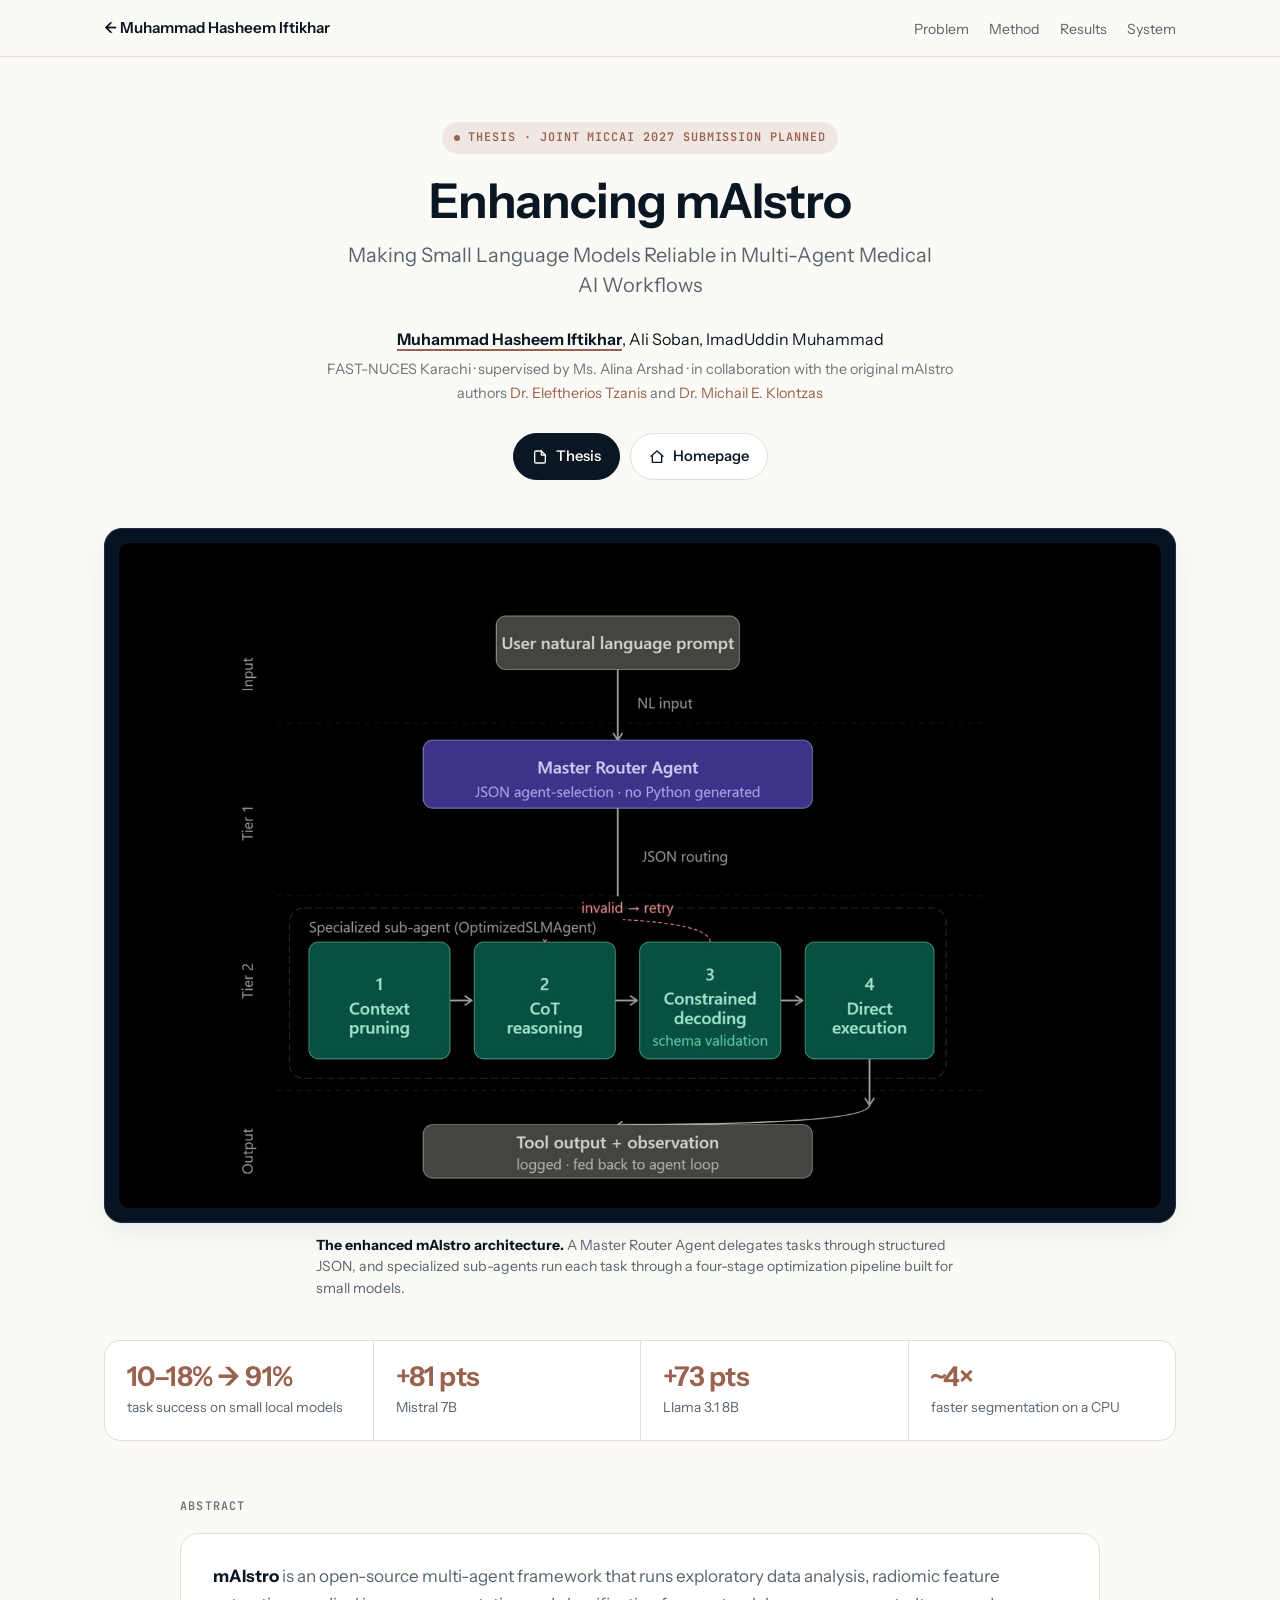
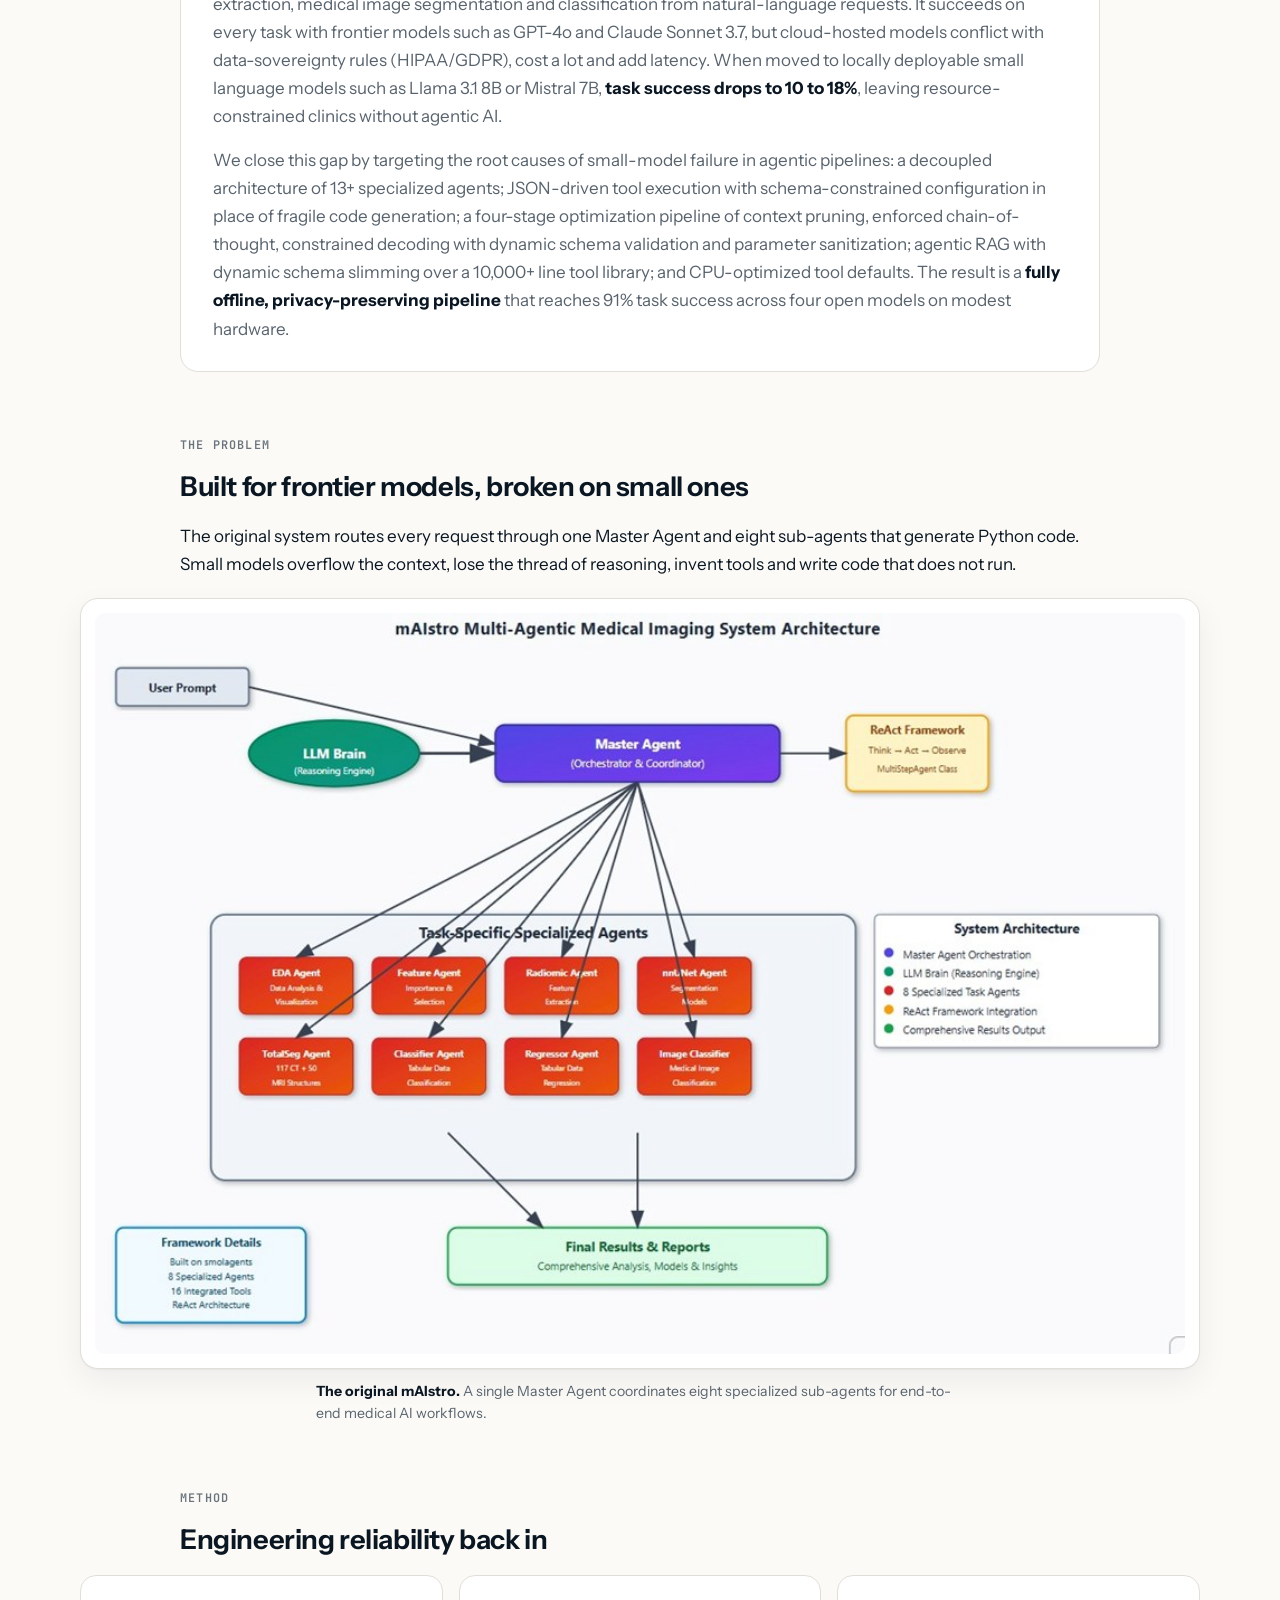
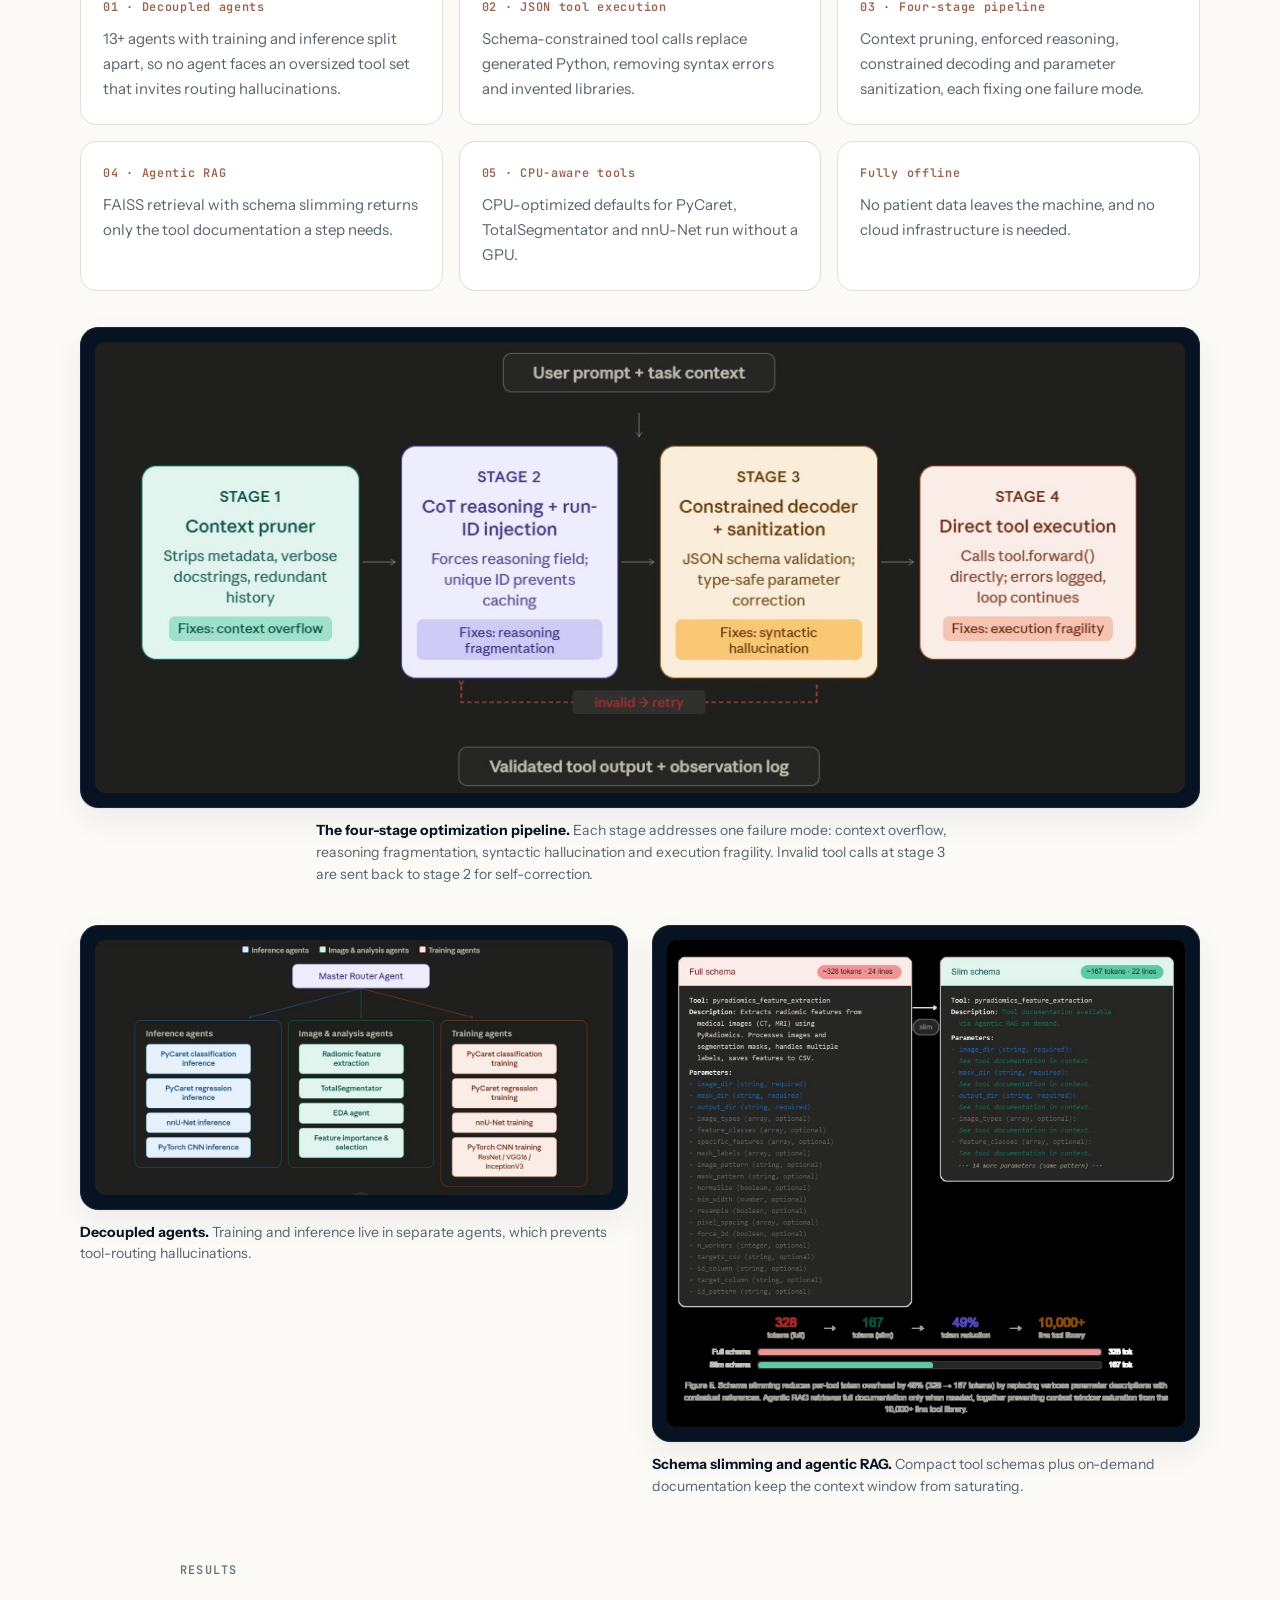
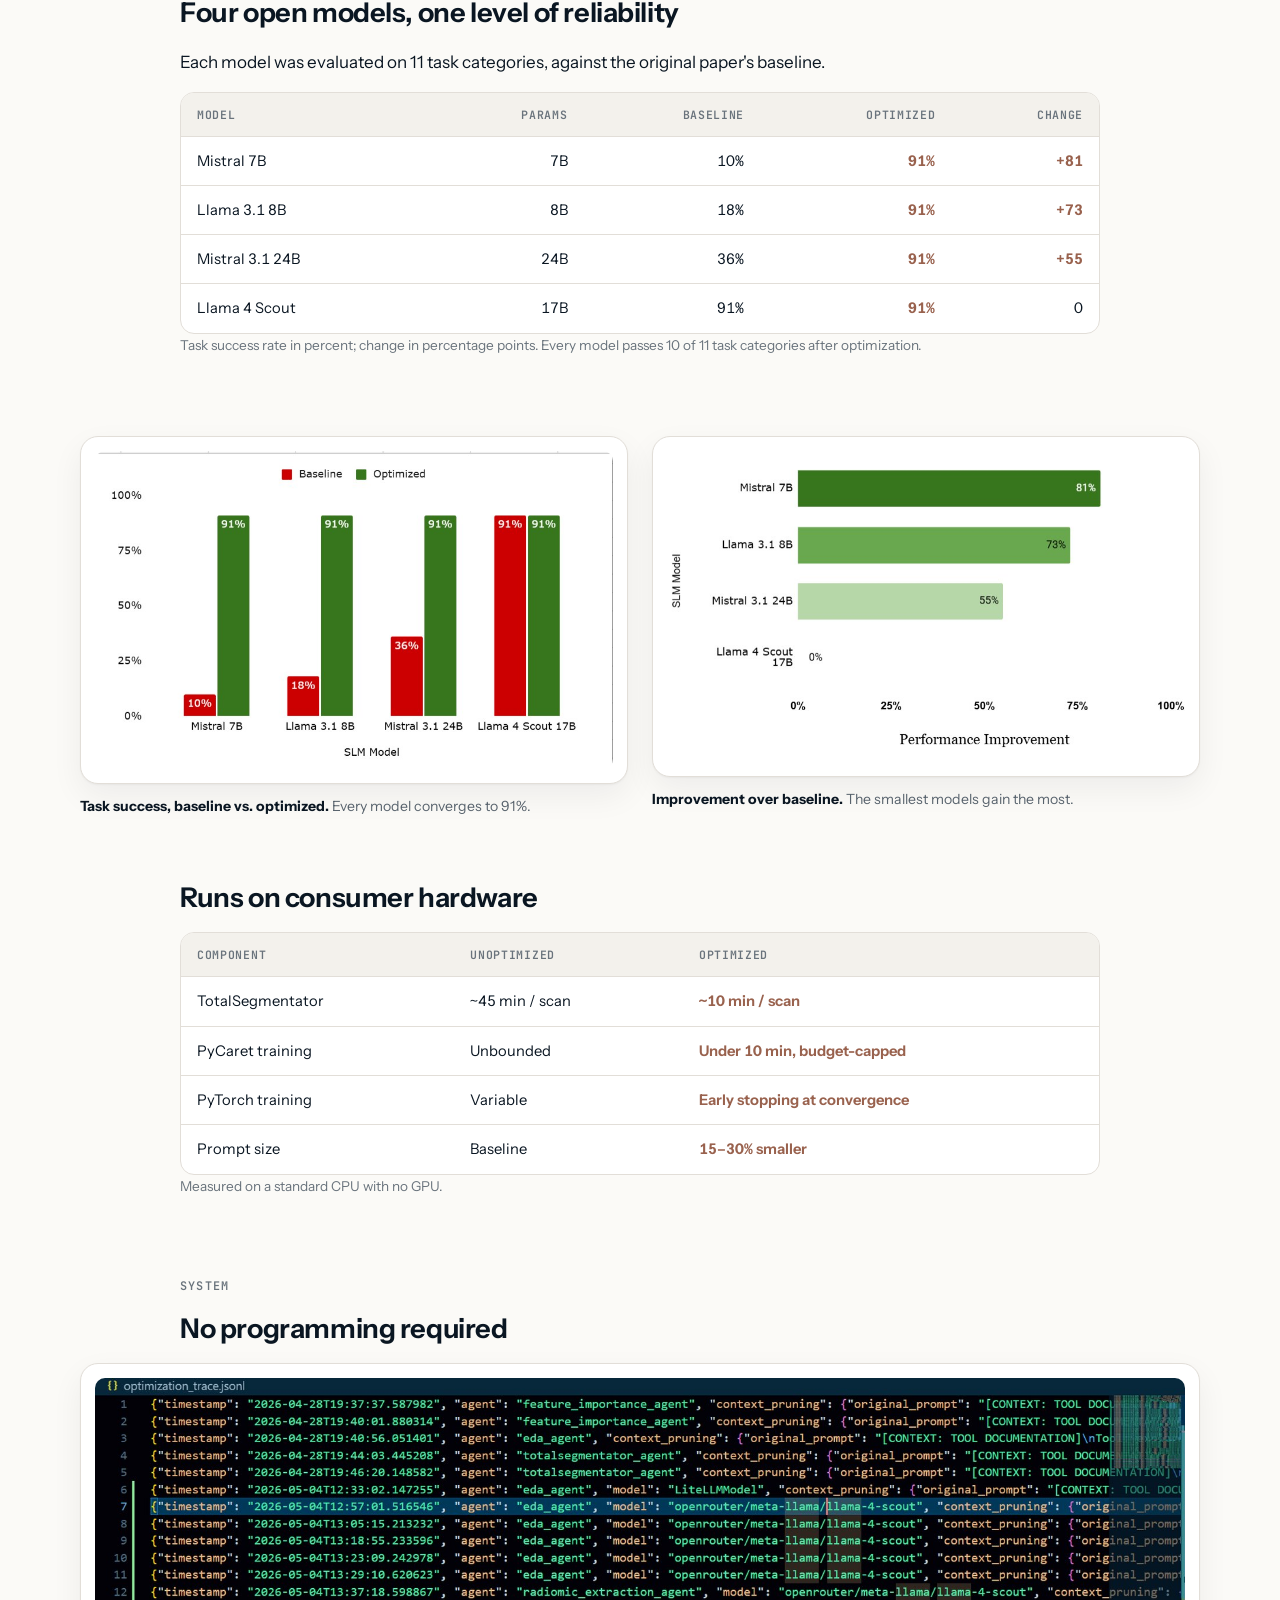
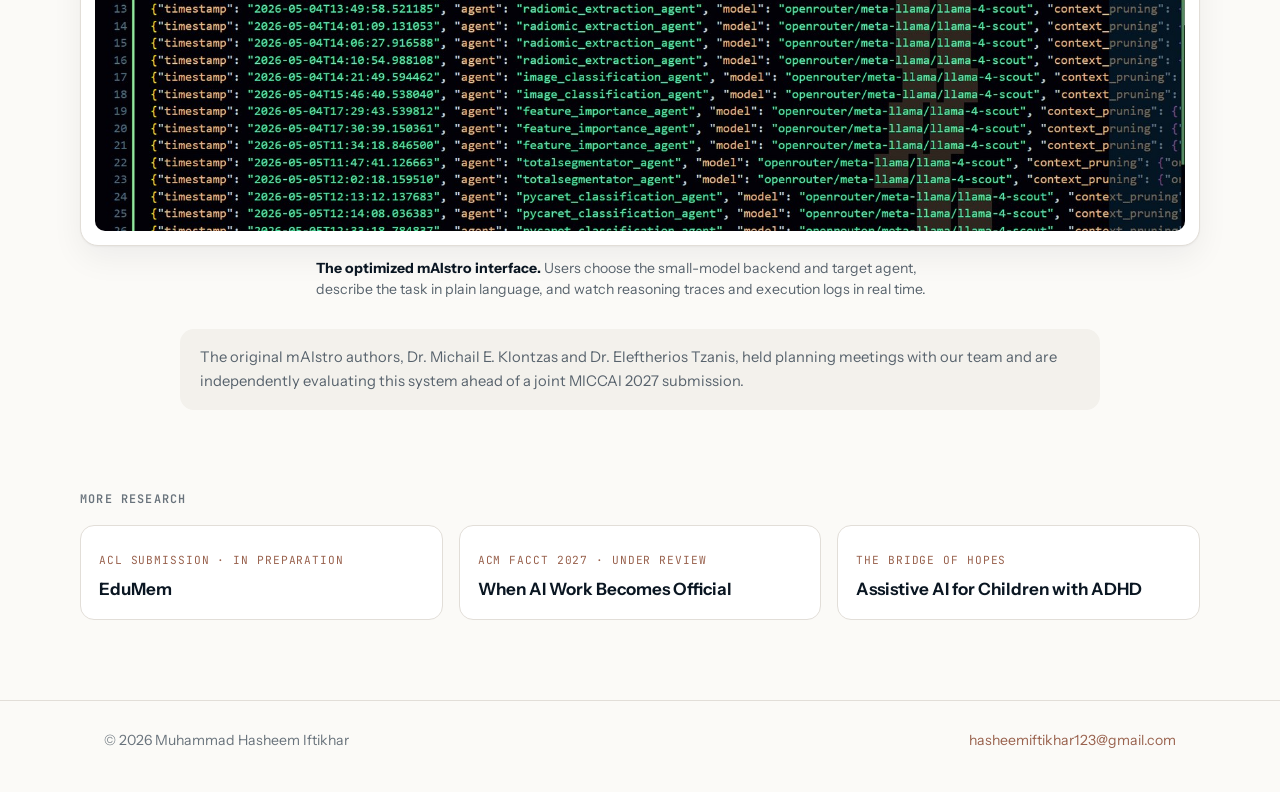
<file: projects/maistro/index.html>
<!DOCTYPE html>
<html lang="en">
<head>
  <meta charset="utf-8">
  <meta name="viewport" content="width=device-width, initial-scale=1">
  <title>Enhancing mAIstro | Muhammad Hasheem Iftikhar</title>
  <meta name="description" content="Enhancing mAIstro: making small language models reliable in multi-agent medical AI workflows. Task success rises from 10 to 18% to 91% on open 7B to 24B models, fully offline.">
  <meta property="og:title" content="Enhancing mAIstro: Small Language Models for Multi-Agent Medical AI">
  <meta property="og:description" content="From 10 to 18% to 91% task success on small local models, fully offline on consumer CPUs.">
  <meta property="og:image" content="https://mhasheem.github.io/projects/maistro/assets/enhanced-architecture.jpg">
  <meta name="theme-color" content="#FBFAF7">
  <link rel="icon" type="image/svg+xml" href="../../research/photo-placeholder.svg">
  <link rel="preconnect" href="https://fonts.googleapis.com">
  <link rel="preconnect" href="https://fonts.gstatic.com" crossorigin>
  <link href="https://fonts.googleapis.com/css2?family=Instrument+Sans:ital,wght@0,400..700;1,400..700&family=JetBrains+Mono:wght@400;500;600&display=swap" rel="stylesheet">
  <link rel="stylesheet" href="../../assets/css/tokens.css">
  <link rel="stylesheet" href="../project.css">
</head>
<body>
  <header class="topbar">
    <div class="wrap-wide">
      <a class="back" href="../../#research">&larr; Muhammad Hasheem Iftikhar</a>
      <ul class="toc">
        <li><a href="#problem">Problem</a></li>
        <li><a href="#method">Method</a></li>
        <li><a href="#results">Results</a></li>
        <li><a href="#system">System</a></li>
      </ul>
    </div>
  </header>

  <main>
    <section class="p-hero wrap">
      <span class="venue-pill"><span class="dot"></span>Thesis · Joint MICCAI 2027 submission planned</span>
      <h1>Enhancing mAIstro</h1>
      <p class="tagline">Making Small Language Models Reliable in Multi-Agent Medical AI Workflows</p>
      <p class="authors"><span class="me">Muhammad Hasheem Iftikhar</span>, Ali Soban, ImadUddin Muhammad</p>
      <p class="affil">FAST-NUCES Karachi · supervised by Ms. Alina Arshad · in collaboration with the original mAIstro authors <a href="https://scholar.google.com/citations?user=nkMCS88AAAAJ" target="_blank" rel="noopener">Dr. Eleftherios Tzanis</a> and <a href="https://scholar.google.com/citations?user=uWQOxUkAAAAJ" target="_blank" rel="noopener">Dr. Michail E. Klontzas</a></p>
      <div class="actions">
        <a class="btn primary" href="https://drive.google.com/file/d/1wcLWrnw91QlUTFHClfpXfCfMcas6EHG3/view?usp=sharing" target="_blank" rel="noopener"><svg viewBox="0 0 24 24" fill="none" stroke="currentColor" stroke-width="2" stroke-linecap="round" stroke-linejoin="round"><path d="M14 3H6a2 2 0 0 0-2 2v14a2 2 0 0 0 2 2h12a2 2 0 0 0 2-2V9z"/><path d="M14 3v6h6"/></svg>Thesis</a>
        <a class="btn" href="../../"><svg viewBox="0 0 24 24" fill="none" stroke="currentColor" stroke-width="2" stroke-linecap="round" stroke-linejoin="round"><path d="M3 11l9-8 9 8"/><path d="M5 10v10h14V10"/></svg>Homepage</a>
      </div>
    </section>

    <section class="wrap-wide">
      <figure class="teaser">
        <div class="frame dark"><img src="assets/enhanced-architecture.jpg" alt="The enhanced mAIstro two-tier architecture"></div>
        <figcaption><b>The enhanced mAIstro architecture.</b> A Master Router Agent delegates tasks through structured JSON, and specialized sub-agents run each task through a four-stage optimization pipeline built for small models.</figcaption>
      </figure>
      <div class="stats">
        <div class="stat"><b>10&ndash;18% &rarr; 91%</b><span>task success on small local models</span></div>
        <div class="stat"><b>+81 pts</b><span>Mistral 7B</span></div>
        <div class="stat"><b>+73 pts</b><span>Llama 3.1 8B</span></div>
        <div class="stat"><b>~4&times;</b><span>faster segmentation on a CPU</span></div>
      </div>
    </section>

    <section class="p-section wrap">
      <p class="eyebrow">Abstract</p>
      <div class="abstract">
        <p><strong>mAIstro</strong> is an open-source multi-agent framework that runs exploratory data analysis, radiomic feature extraction, medical image segmentation and classification from natural-language requests. It succeeds on every task with frontier models such as GPT-4o and Claude Sonnet 3.7, but cloud-hosted models conflict with data-sovereignty rules (HIPAA/GDPR), cost a lot and add latency. When moved to locally deployable small language models such as Llama 3.1 8B or Mistral 7B, <strong>task success drops to 10 to 18%</strong>, leaving resource-constrained clinics without agentic AI.</p>
        <p>We close this gap by targeting the root causes of small-model failure in agentic pipelines: a decoupled architecture of 13+ specialized agents; JSON-driven tool execution with schema-constrained configuration in place of fragile code generation; a four-stage optimization pipeline of context pruning, enforced chain-of-thought, constrained decoding with dynamic schema validation and parameter sanitization; agentic RAG with dynamic schema slimming over a 10,000+ line tool library; and CPU-optimized tool defaults. The result is a <strong>fully offline, privacy-preserving pipeline</strong> that reaches 91% task success across four open models on modest hardware.</p>
      </div>
    </section>

    <section class="p-section wrap-wide" id="problem">
      <div class="wrap" style="padding:0">
        <p class="eyebrow">The problem</p>
        <h2>Built for frontier models, broken on small ones</h2>
        <p>The original system routes every request through one Master Agent and eight sub-agents that generate Python code. Small models overflow the context, lose the thread of reasoning, invent tools and write code that does not run.</p>
      </div>
      <figure style="margin-top:20px">
        <div class="frame"><img src="assets/original-architecture.jpg" alt="The original mAIstro architecture" loading="lazy" decoding="async"></div>
        <figcaption><b>The original mAIstro.</b> A single Master Agent coordinates eight specialized sub-agents for end-to-end medical AI workflows.</figcaption>
      </figure>
    </section>

    <section class="p-section wrap-wide" id="method">
      <div class="wrap" style="padding:0">
        <p class="eyebrow">Method</p>
        <h2>Engineering reliability back in</h2>
      </div>
      <div class="cards" style="margin-bottom:36px">
        <div class="card"><span class="num">01 · Decoupled agents</span><p>13+ agents with training and inference split apart, so no agent faces an oversized tool set that invites routing hallucinations.</p></div>
        <div class="card"><span class="num">02 · JSON tool execution</span><p>Schema-constrained tool calls replace generated Python, removing syntax errors and invented libraries.</p></div>
        <div class="card"><span class="num">03 · Four-stage pipeline</span><p>Context pruning, enforced reasoning, constrained decoding and parameter sanitization, each fixing one failure mode.</p></div>
        <div class="card"><span class="num">04 · Agentic RAG</span><p>FAISS retrieval with schema slimming returns only the tool documentation a step needs.</p></div>
        <div class="card"><span class="num">05 · CPU-aware tools</span><p>CPU-optimized defaults for PyCaret, TotalSegmentator and nnU-Net run without a GPU.</p></div>
        <div class="card"><span class="num">Fully offline</span><p>No patient data leaves the machine, and no cloud infrastructure is needed.</p></div>
      </div>
      <div style="display:grid;gap:40px">
        <figure>
          <div class="frame dark"><img src="assets/slm-pipeline.jpg" alt="Four-stage SLM optimization pipeline" loading="lazy" decoding="async"></div>
          <figcaption><b>The four-stage optimization pipeline.</b> Each stage addresses one failure mode: context overflow, reasoning fragmentation, syntactic hallucination and execution fragility. Invalid tool calls at stage 3 are sent back to stage 2 for self-correction.</figcaption>
        </figure>
        <div class="fig-grid">
          <figure>
            <div class="frame dark"><img src="assets/decoupled-agents.jpg" alt="Decoupled multi-agent architecture" loading="lazy" decoding="async"></div>
            <figcaption><b>Decoupled agents.</b> Training and inference live in separate agents, which prevents tool-routing hallucinations.</figcaption>
          </figure>
          <figure>
            <div class="frame dark"><img src="assets/schema-slimming.jpg" alt="Schema slimming and agentic RAG" loading="lazy" decoding="async"></div>
            <figcaption><b>Schema slimming and agentic RAG.</b> Compact tool schemas plus on-demand documentation keep the context window from saturating.</figcaption>
          </figure>
        </div>
      </div>
    </section>

    <section class="p-section wrap" id="results">
      <p class="eyebrow">Results</p>
      <h2>Four open models, one level of reliability</h2>
      <p>Each model was evaluated on 11 task categories, against the original paper's baseline.</p>
      <div class="table-wrap">
        <table>
          <thead><tr><th>Model</th><th class="num">Params</th><th class="num">Baseline</th><th class="num">Optimized</th><th class="num">Change</th></tr></thead>
          <tbody>
            <tr><td>Mistral 7B</td><td class="num">7B</td><td class="num">10%</td><td class="num good">91%</td><td class="num good">+81</td></tr>
            <tr><td>Llama 3.1 8B</td><td class="num">8B</td><td class="num">18%</td><td class="num good">91%</td><td class="num good">+73</td></tr>
            <tr><td>Mistral 3.1 24B</td><td class="num">24B</td><td class="num">36%</td><td class="num good">91%</td><td class="num good">+55</td></tr>
            <tr><td>Llama 4 Scout</td><td class="num">17B</td><td class="num">91%</td><td class="num good">91%</td><td class="num">0</td></tr>
          </tbody>
        </table>
      </div>
      <p class="table-note">Task success rate in percent; change in percentage points. Every model passes 10 of 11 task categories after optimization.</p>
    </section>

    <section class="p-section wrap-wide">
      <div class="fig-grid">
        <figure>
          <div class="frame"><img src="assets/success-rates.jpg" alt="Task success rate, baseline versus optimized" loading="lazy" decoding="async"></div>
          <figcaption><b>Task success, baseline vs. optimized.</b> Every model converges to 91%.</figcaption>
        </figure>
        <figure>
          <div class="frame"><img src="assets/improvement.jpg" alt="Improvement over baseline per model" loading="lazy" decoding="async"></div>
          <figcaption><b>Improvement over baseline.</b> The smallest models gain the most.</figcaption>
        </figure>
      </div>
    </section>

    <section class="p-section wrap">
      <h2>Runs on consumer hardware</h2>
      <div class="table-wrap">
        <table>
          <thead><tr><th>Component</th><th>Unoptimized</th><th>Optimized</th></tr></thead>
          <tbody>
            <tr><td>TotalSegmentator</td><td>~45 min / scan</td><td class="good">~10 min / scan</td></tr>
            <tr><td>PyCaret training</td><td>Unbounded</td><td class="good">Under 10 min, budget-capped</td></tr>
            <tr><td>PyTorch training</td><td>Variable</td><td class="good">Early stopping at convergence</td></tr>
            <tr><td>Prompt size</td><td>Baseline</td><td class="good">15&ndash;30% smaller</td></tr>
          </tbody>
        </table>
      </div>
      <p class="table-note">Measured on a standard CPU with no GPU.</p>
    </section>

    <section class="p-section wrap-wide" id="system">
      <div class="wrap" style="padding:0">
        <p class="eyebrow">System</p>
        <h2>No programming required</h2>
      </div>
      <figure style="margin-top:12px">
        <div class="frame"><img src="assets/interface.jpg" alt="The optimized mAIstro interface during a live run" loading="lazy" decoding="async"></div>
        <figcaption><b>The optimized mAIstro interface.</b> Users choose the small-model backend and target agent, describe the task in plain language, and watch reasoning traces and execution logs in real time.</figcaption>
      </figure>
      <div class="wrap" style="padding:0;margin-top:28px">
        <p class="note">The original mAIstro authors, Dr. Michail E. Klontzas and Dr. Eleftherios Tzanis, held planning meetings with our team and are independently evaluating this system ahead of a joint MICCAI 2027 submission.</p>
      </div>
    </section>

    <section class="p-section wrap-wide">
      <p class="eyebrow">More research</p>
      <div class="more">
        <a href="../edumem/"><span class="v">ACL submission · in preparation</span><span class="t">EduMem</span></a>
        <a href="../trace/"><span class="v">ACM FAccT 2027 · under review</span><span class="t">When AI Work Becomes Official</span></a>
        <a href="../adhd/"><span class="v">The Bridge of Hopes</span><span class="t">Assistive AI for Children with ADHD</span></a>
      </div>
    </section>
  </main>

  <footer class="p-footer">
    <div class="wrap-wide">
      <span>&copy; 2026 Muhammad Hasheem Iftikhar</span>
      <a href="mailto:hasheemiftikhar123@gmail.com">hasheemiftikhar123@gmail.com</a>
    </div>
  </footer>
</body>
</html>
</file>
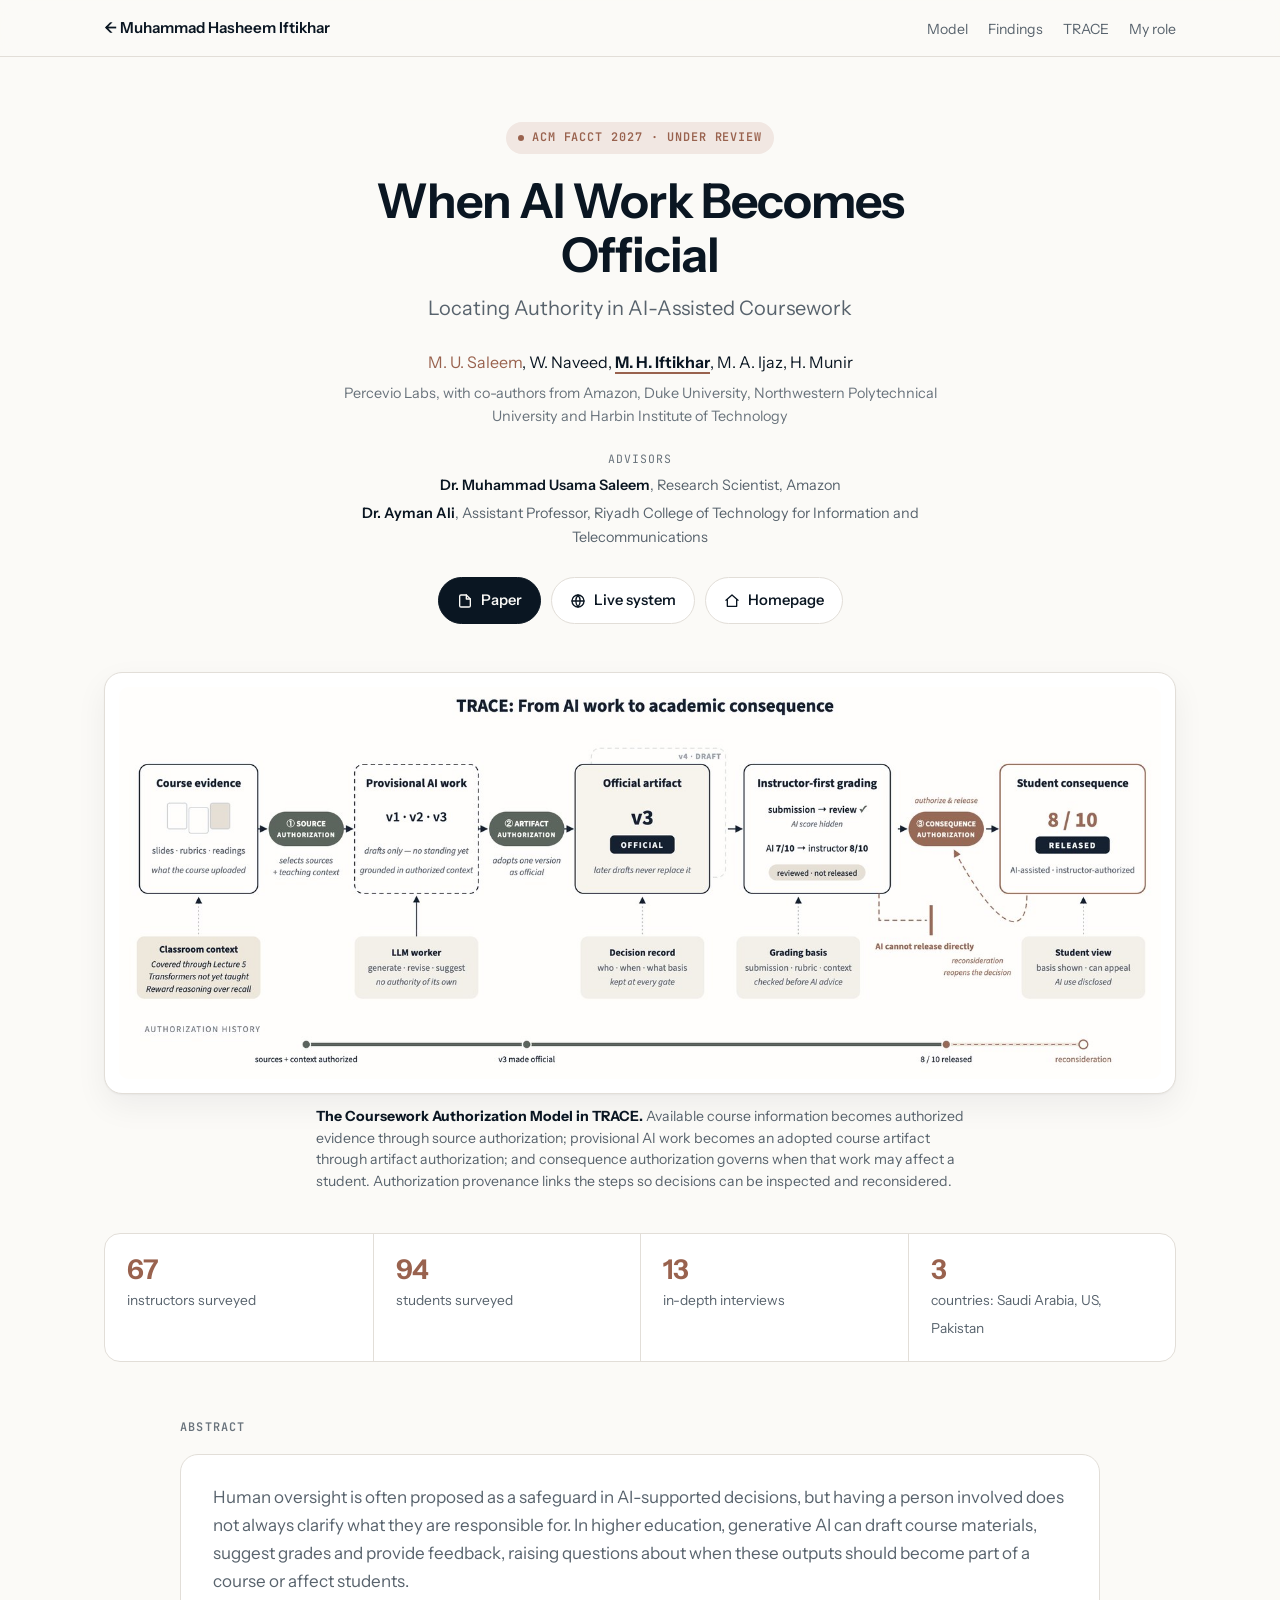
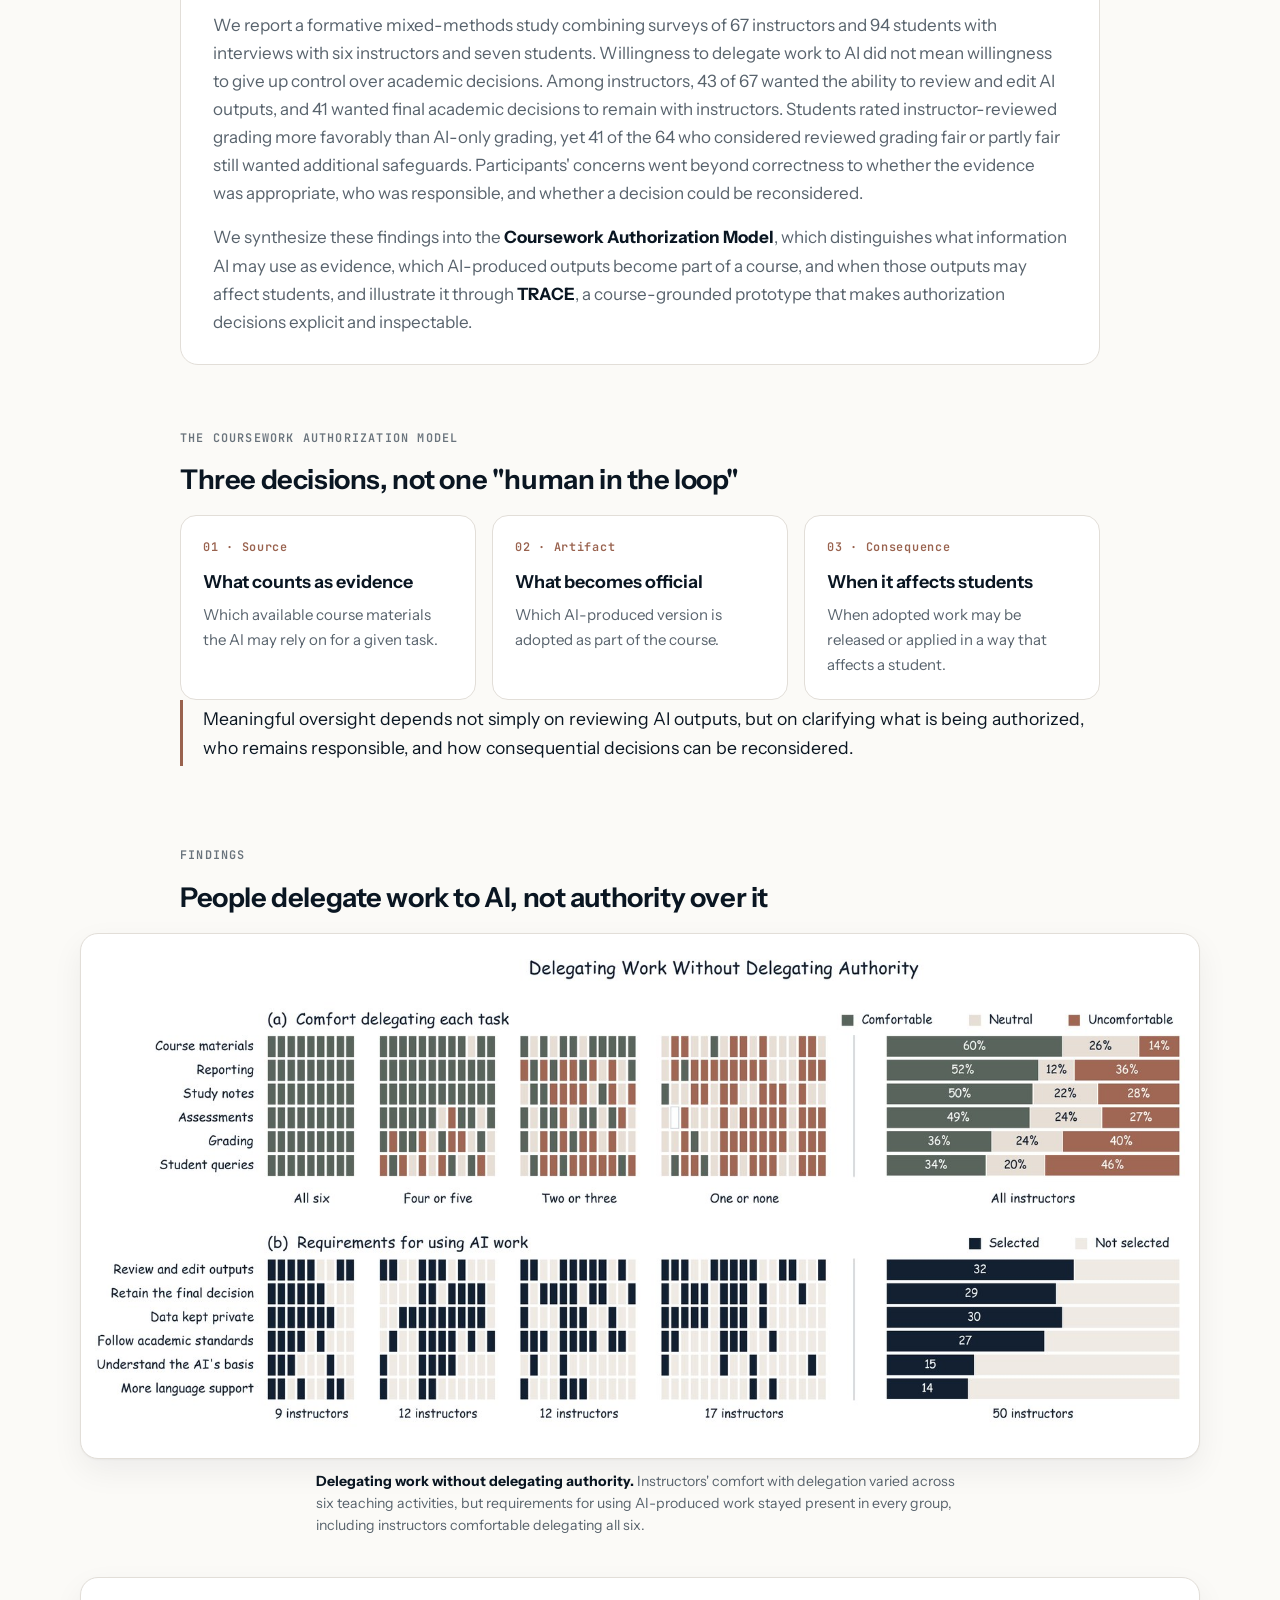
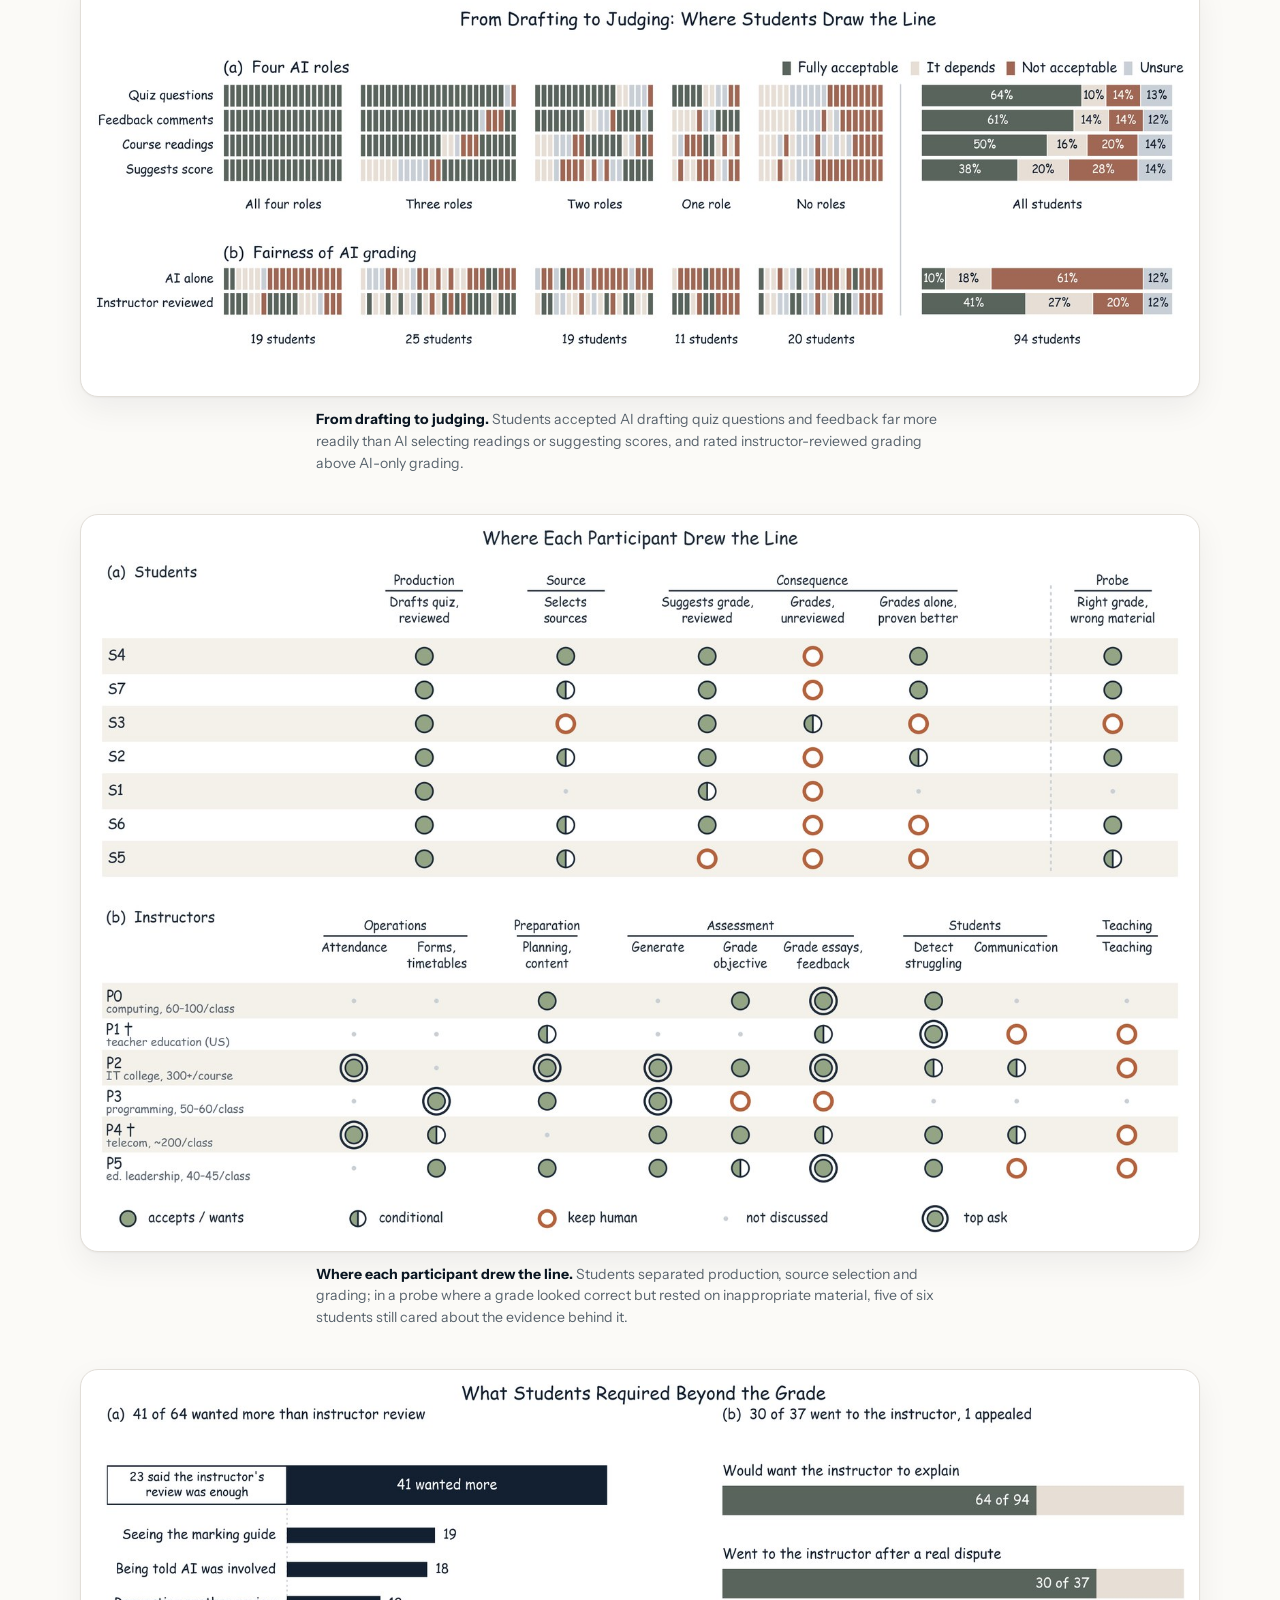
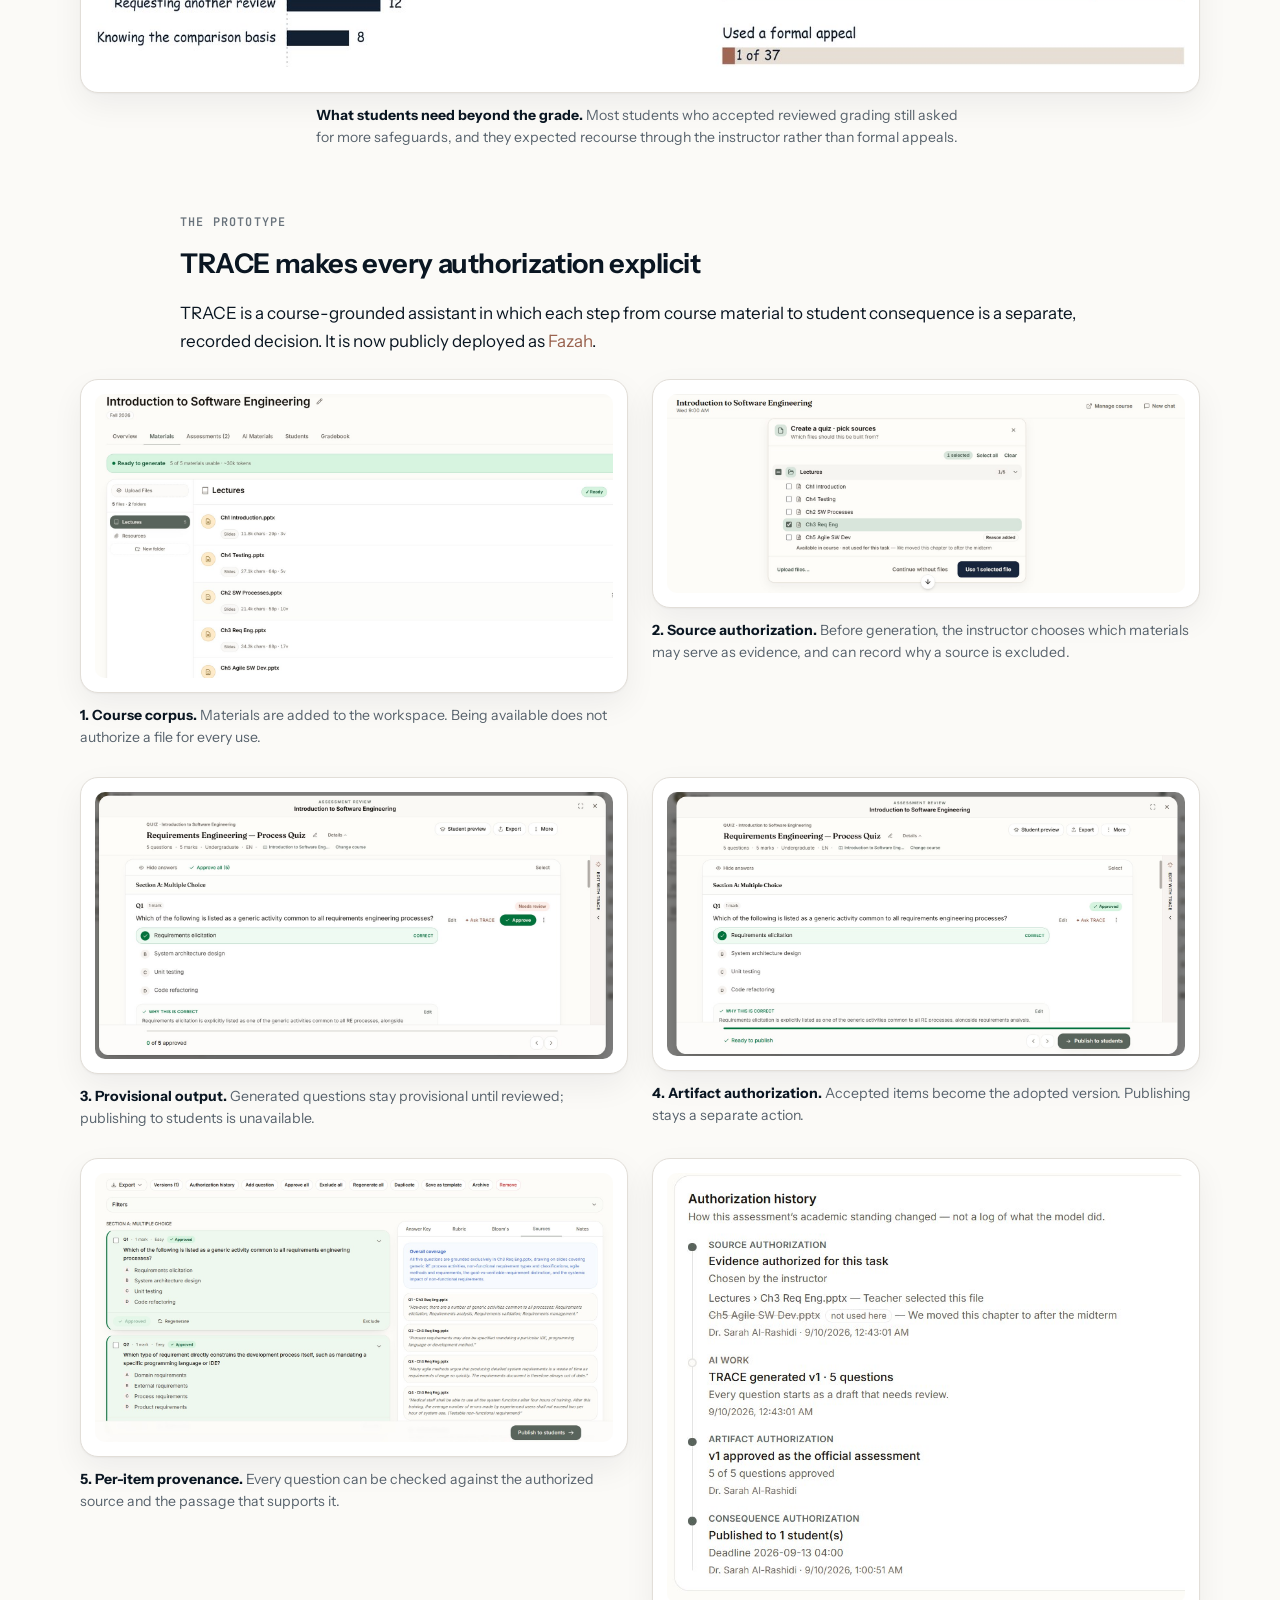
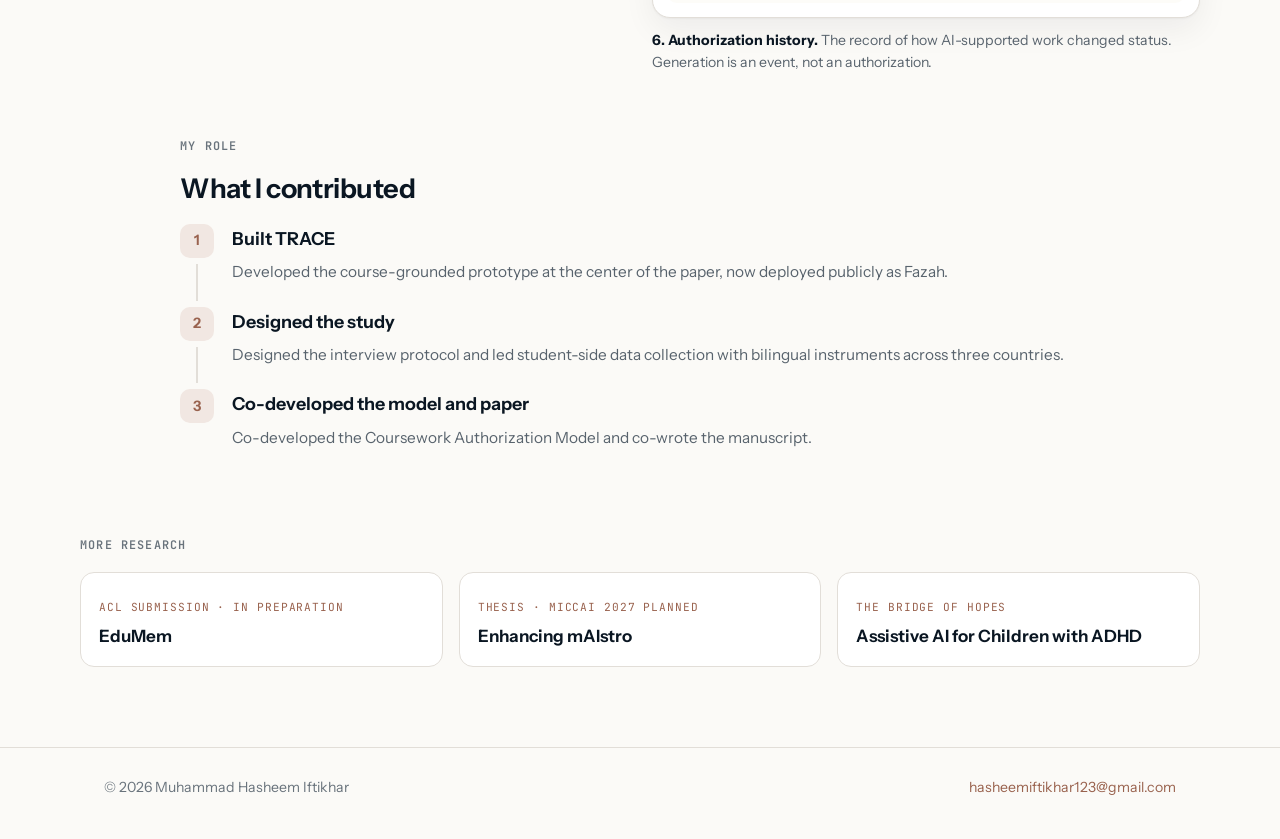
<file: projects/trace/index.html>
<!DOCTYPE html>
<html lang="en">
<head>
  <meta charset="utf-8">
  <meta name="viewport" content="width=device-width, initial-scale=1">
  <title>When AI Work Becomes Official | Muhammad Hasheem Iftikhar</title>
  <meta name="description" content="When AI Work Becomes Official: Locating Authority in AI-Assisted Coursework. A mixed-methods study of instructors and students, the Coursework Authorization Model, and the TRACE prototype. ACM FAccT 2027, under review.">
  <meta property="og:title" content="When AI Work Becomes Official: Locating Authority in AI-Assisted Coursework">
  <meta property="og:description" content="People delegate work to AI, not authority over it. The Coursework Authorization Model and the TRACE prototype.">
  <meta property="og:image" content="https://mhasheem.github.io/projects/trace/assets/authorization-model.jpg">
  <meta name="theme-color" content="#FBFAF7">
  <link rel="icon" type="image/svg+xml" href="../../research/photo-placeholder.svg">
  <link rel="preconnect" href="https://fonts.googleapis.com">
  <link rel="preconnect" href="https://fonts.gstatic.com" crossorigin>
  <link href="https://fonts.googleapis.com/css2?family=Instrument+Sans:ital,wght@0,400..700;1,400..700&family=JetBrains+Mono:wght@400;500;600&display=swap" rel="stylesheet">
  <link rel="stylesheet" href="../../assets/css/tokens.css">
  <link rel="stylesheet" href="../project.css">
</head>
<body>
  <header class="topbar">
    <div class="wrap-wide">
      <a class="back" href="../../#research">&larr; Muhammad Hasheem Iftikhar</a>
      <ul class="toc">
        <li><a href="#model">Model</a></li>
        <li><a href="#findings">Findings</a></li>
        <li><a href="#trace">TRACE</a></li>
        <li><a href="#role">My role</a></li>
      </ul>
    </div>
  </header>

  <main>
    <section class="p-hero wrap">
      <span class="venue-pill"><span class="dot"></span>ACM FAccT 2027 · Under review</span>
      <h1>When AI Work Becomes Official</h1>
      <p class="tagline">Locating Authority in AI-Assisted Coursework</p>
      <p class="authors"><a href="https://m-usamasaleem.github.io/" target="_blank" rel="noopener">M. U. Saleem</a>, W. Naveed, <span class="me">M. H. Iftikhar</span>, M. A. Ijaz, H. Munir</p>
      <p class="affil">Percevio Labs, with co-authors from Amazon, Duke University, Northwestern Polytechnical University and Harbin Institute of Technology</p>
      <div class="advisors">
        <span class="lbl">Advisors</span>
        <span><b>Dr. Muhammad Usama Saleem</b>, Research Scientist, Amazon</span>
        <span><b>Dr. Ayman Ali</b>, Assistant Professor, Riyadh College of Technology for Information and Telecommunications</span>
      </div>
      <div class="actions">
        <a class="btn primary" href="https://drive.google.com/file/d/1oDcxM0Y7oN5t8dftiW94D08oab9c2Wxw/view?usp=drive_link" target="_blank" rel="noopener"><svg viewBox="0 0 24 24" fill="none" stroke="currentColor" stroke-width="2" stroke-linecap="round" stroke-linejoin="round"><path d="M14 3H6a2 2 0 0 0-2 2v14a2 2 0 0 0 2 2h12a2 2 0 0 0 2-2V9z"/><path d="M14 3v6h6"/></svg>Paper</a>
        <a class="btn" href="https://fazahedu.com/" target="_blank" rel="noopener"><svg viewBox="0 0 24 24" fill="none" stroke="currentColor" stroke-width="2" stroke-linecap="round" stroke-linejoin="round"><circle cx="12" cy="12" r="9"/><path d="M3 12h18M12 3a14 14 0 0 1 0 18M12 3a14 14 0 0 0 0 18"/></svg>Live system</a>
        <a class="btn" href="../../"><svg viewBox="0 0 24 24" fill="none" stroke="currentColor" stroke-width="2" stroke-linecap="round" stroke-linejoin="round"><path d="M3 11l9-8 9 8"/><path d="M5 10v10h14V10"/></svg>Homepage</a>
      </div>
    </section>

    <section class="wrap-wide">
      <figure class="teaser">
        <div class="frame"><img src="assets/authorization-model.jpg" alt="The Coursework Authorization Model as instantiated in TRACE"></div>
        <figcaption><b>The Coursework Authorization Model in TRACE.</b> Available course information becomes authorized evidence through source authorization; provisional AI work becomes an adopted course artifact through artifact authorization; and consequence authorization governs when that work may affect a student. Authorization provenance links the steps so decisions can be inspected and reconsidered.</figcaption>
      </figure>
      <div class="stats">
        <div class="stat"><b>67</b><span>instructors surveyed</span></div>
        <div class="stat"><b>94</b><span>students surveyed</span></div>
        <div class="stat"><b>13</b><span>in-depth interviews</span></div>
        <div class="stat"><b>3</b><span>countries: Saudi Arabia, US, Pakistan</span></div>
      </div>
    </section>

    <section class="p-section wrap">
      <p class="eyebrow">Abstract</p>
      <div class="abstract">
        <p>Human oversight is often proposed as a safeguard in AI-supported decisions, but having a person involved does not always clarify what they are responsible for. In higher education, generative AI can draft course materials, suggest grades and provide feedback, raising questions about when these outputs should become part of a course or affect students.</p>
        <p>We report a formative mixed-methods study combining surveys of 67 instructors and 94 students with interviews with six instructors and seven students. Willingness to delegate work to AI did not mean willingness to give up control over academic decisions. Among instructors, 43 of 67 wanted the ability to review and edit AI outputs, and 41 wanted final academic decisions to remain with instructors. Students rated instructor-reviewed grading more favorably than AI-only grading, yet 41 of the 64 who considered reviewed grading fair or partly fair still wanted additional safeguards. Participants' concerns went beyond correctness to whether the evidence was appropriate, who was responsible, and whether a decision could be reconsidered.</p>
        <p>We synthesize these findings into the <strong>Coursework Authorization Model</strong>, which distinguishes what information AI may use as evidence, which AI-produced outputs become part of a course, and when those outputs may affect students, and illustrate it through <strong>TRACE</strong>, a course-grounded prototype that makes authorization decisions explicit and inspectable.</p>
      </div>
    </section>

    <section class="p-section wrap" id="model">
      <p class="eyebrow">The Coursework Authorization Model</p>
      <h2>Three decisions, not one "human in the loop"</h2>
      <div class="cards">
        <div class="card"><span class="num">01 · Source</span><h3>What counts as evidence</h3><p>Which available course materials the AI may rely on for a given task.</p></div>
        <div class="card"><span class="num">02 · Artifact</span><h3>What becomes official</h3><p>Which AI-produced version is adopted as part of the course.</p></div>
        <div class="card"><span class="num">03 · Consequence</span><h3>When it affects students</h3><p>When adopted work may be released or applied in a way that affects a student.</p></div>
      </div>
      <p class="quote">Meaningful oversight depends not simply on reviewing AI outputs, but on clarifying what is being authorized, who remains responsible, and how consequential decisions can be reconsidered.</p>
    </section>

    <section class="p-section wrap-wide" id="findings">
      <div class="wrap" style="padding:0">
        <p class="eyebrow">Findings</p>
        <h2>People delegate work to AI, not authority over it</h2>
      </div>
      <div style="display:grid;gap:40px;margin-top:12px">
        <figure>
          <div class="frame"><img src="assets/fig1-instructors.jpg" alt="Instructor delegation comfort and requirements for using AI work" loading="lazy" decoding="async"></div>
          <figcaption><b>Delegating work without delegating authority.</b> Instructors' comfort with delegation varied across six teaching activities, but requirements for using AI-produced work stayed present in every group, including instructors comfortable delegating all six.</figcaption>
        </figure>
        <figure>
          <div class="frame"><img src="assets/fig2-students.jpg" alt="Student acceptance of AI roles and fairness of AI grading" loading="lazy" decoding="async"></div>
          <figcaption><b>From drafting to judging.</b> Students accepted AI drafting quiz questions and feedback far more readily than AI selecting readings or suggesting scores, and rated instructor-reviewed grading above AI-only grading.</figcaption>
        </figure>
        <figure>
          <div class="frame"><img src="assets/fig3-boundaries.jpg" alt="Where each interview participant drew the line on AI involvement" loading="lazy" decoding="async"></div>
          <figcaption><b>Where each participant drew the line.</b> Students separated production, source selection and grading; in a probe where a grade looked correct but rested on inappropriate material, five of six students still cared about the evidence behind it.</figcaption>
        </figure>
        <figure>
          <div class="frame"><img src="assets/fig4-beyond-grade.jpg" alt="What students require beyond instructor review" loading="lazy" decoding="async"></div>
          <figcaption><b>What students need beyond the grade.</b> Most students who accepted reviewed grading still asked for more safeguards, and they expected recourse through the instructor rather than formal appeals.</figcaption>
        </figure>
      </div>
    </section>

    <section class="p-section wrap-wide" id="trace">
      <div class="wrap" style="padding:0">
        <p class="eyebrow">The prototype</p>
        <h2>TRACE makes every authorization explicit</h2>
        <p>TRACE is a course-grounded assistant in which each step from course material to student consequence is a separate, recorded decision. It is now publicly deployed as <a href="https://fazahedu.com/" target="_blank" rel="noopener">Fazah</a>.</p>
      </div>
      <div class="fig-grid" style="margin-top:24px">
        <figure><div class="frame"><img src="assets/a1-corpus.jpg" alt="Course corpus" loading="lazy" decoding="async"></div><figcaption><b>1. Course corpus.</b> Materials are added to the workspace. Being available does not authorize a file for every use.</figcaption></figure>
        <figure><div class="frame"><img src="assets/a2-source-authorization.jpg" alt="Source authorization" loading="lazy" decoding="async"></div><figcaption><b>2. Source authorization.</b> Before generation, the instructor chooses which materials may serve as evidence, and can record why a source is excluded.</figcaption></figure>
        <figure><div class="frame"><img src="assets/a3-provisional.jpg" alt="Provisional AI output" loading="lazy" decoding="async"></div><figcaption><b>3. Provisional output.</b> Generated questions stay provisional until reviewed; publishing to students is unavailable.</figcaption></figure>
        <figure><div class="frame"><img src="assets/a4-artifact-authorization.jpg" alt="Artifact authorization" loading="lazy" decoding="async"></div><figcaption><b>4. Artifact authorization.</b> Accepted items become the adopted version. Publishing stays a separate action.</figcaption></figure>
        <figure><div class="frame"><img src="assets/a5-provenance.jpg" alt="Per-item provenance" loading="lazy" decoding="async"></div><figcaption><b>5. Per-item provenance.</b> Every question can be checked against the authorized source and the passage that supports it.</figcaption></figure>
        <figure><div class="frame"><img src="assets/a6-history.jpg" alt="Authorization history" loading="lazy" decoding="async"></div><figcaption><b>6. Authorization history.</b> The record of how AI-supported work changed status. Generation is an event, not an authorization.</figcaption></figure>
      </div>
    </section>

    <section class="p-section wrap" id="role">
      <p class="eyebrow">My role</p>
      <h2>What I contributed</h2>
      <ol class="steps">
        <li><h3>Built TRACE</h3><p>Developed the course-grounded prototype at the center of the paper, now deployed publicly as Fazah.</p></li>
        <li><h3>Designed the study</h3><p>Designed the interview protocol and led student-side data collection with bilingual instruments across three countries.</p></li>
        <li><h3>Co-developed the model and paper</h3><p>Co-developed the Coursework Authorization Model and co-wrote the manuscript.</p></li>
      </ol>
    </section>

    <section class="p-section wrap-wide">
      <p class="eyebrow">More research</p>
      <div class="more">
        <a href="../edumem/"><span class="v">ACL submission · in preparation</span><span class="t">EduMem</span></a>
        <a href="../maistro/"><span class="v">Thesis · MICCAI 2027 planned</span><span class="t">Enhancing mAIstro</span></a>
        <a href="../adhd/"><span class="v">The Bridge of Hopes</span><span class="t">Assistive AI for Children with ADHD</span></a>
      </div>
    </section>
  </main>

  <footer class="p-footer">
    <div class="wrap-wide">
      <span>&copy; 2026 Muhammad Hasheem Iftikhar</span>
      <a href="mailto:hasheemiftikhar123@gmail.com">hasheemiftikhar123@gmail.com</a>
    </div>
  </footer>
</body>
</html>
</file>
<file: assets/css/tokens.css>
/* ==========================================================================
   Design tokens — the single source of truth for the whole site.
   ~85% paper neutrals, ~10% ink, ~5% terracotta accent. Venues share one
   semantic treatment; recognition badges are ink. No decorative color.
   ========================================================================== */

:root {
  /* Surfaces */
  --bg: #FBFAF7;
  --surface: #FFFFFF;
  --surface-muted: #F3F1EC;

  /* Ink */
  --ink: #0A1622;
  --text-muted: #58636D;
  --text-subtle: #69737C;

  /* Lines */
  --border: #E2DED8;

  /* Accent — terracotta, used sparingly and semantically */
  --accent: #99624E;
  --accent-hover: #7C4937;
  --accent-soft: #F1E7E2;

  /* Media wells (video letterboxing, dark figures) */
  --media-dark: #071323;

  /* Type */
  --font-sans: 'Instrument Sans', ui-sans-serif, system-ui, -apple-system,
    'Segoe UI', Helvetica, Arial, sans-serif;
  --font-mono: 'JetBrains Mono', ui-monospace, SFMono-Regular, Menlo,
    Consolas, monospace;

  /* Layout */
  --page-width: 1080px;
  --content-width: 720px;

  /* Spacing scale: 4 8 12 16 24 32 48 64 96 */
  --space-1: 4px;
  --space-2: 8px;
  --space-3: 12px;
  --space-4: 16px;
  --space-5: 24px;
  --space-6: 32px;
  --space-7: 48px;
  --space-8: 64px;
  --space-9: 96px;

  /* Radii — small and quiet */
  --radius-sm: 4px;
  --radius-md: 6px;
  --radius-lg: 8px;
}
</file>
<file: assets/css/site.css>
/* ==========================================================================
   Site styles — homepage and global components.
   Editorial, content-first, publication-first. Typography does the work;
   borders over shadows; motion near-invisible.
   ========================================================================== */

/* --- Reset / base ------------------------------------------------------- */
*, *::before, *::after { box-sizing: border-box; margin: 0; padding: 0; }

html {
  font-size: 16px;
  scroll-behavior: smooth;
  scroll-padding-top: 4.5rem;
  -webkit-text-size-adjust: 100%;
}

body {
  font-family: var(--font-sans);
  font-size: 0.97rem;            /* ~15.5px */
  font-weight: 400;
  color: var(--ink);
  background: var(--bg);
  line-height: 1.6;
  font-variant-numeric: tabular-nums;
  -webkit-font-smoothing: antialiased;
  -moz-osx-font-smoothing: grayscale;
  text-rendering: optimizeLegibility;
  overflow-x: hidden;
  overflow-x: clip;
}

img, video { max-width: 100%; display: block; }

a, button { touch-action: manipulation; }

a {
  color: var(--accent);
  text-decoration: none;
  transition: color 0.15s ease;
}

a:hover, a:focus-visible {
  color: var(--accent-hover);
  text-decoration: underline;
  text-underline-offset: 3px;
  text-decoration-thickness: 1px;
}

:focus-visible {
  outline: 2px solid var(--accent);
  outline-offset: 4px;
  border-radius: 2px;
}

::selection { background: var(--accent); color: #FFFFFF; }

.skip-link {
  position: absolute;
  top: -100%;
  left: var(--space-4);
  z-index: 200;
  padding: 0.6rem 1rem;
  background: var(--accent);
  color: #FFFFFF;
  font-weight: 600;
  text-decoration: none;
  border-radius: 0 0 var(--radius-md) var(--radius-md);
}
.skip-link:focus { top: 0; color: #FFFFFF; }

/* --- Layout ------------------------------------------------------------- */
.wrap {
  width: min(calc(100% - 48px), var(--page-width));
  margin-inline: auto;
}

main section {
  padding: var(--space-8) 0;
  border-bottom: 1px solid var(--border);
}
main section:last-of-type { border-bottom: none; }

/* Mono metadata register — eyebrows, dates, venues, labels */
.eyebrow {
  font-family: var(--font-mono);
  font-size: 0.78rem;
  font-weight: 500;
  letter-spacing: 0.14em;
  text-transform: uppercase;
  color: var(--text-subtle);
  margin-bottom: var(--space-5);
}

/* --- Navigation --------------------------------------------------------- */
.site-nav {
  position: sticky;
  top: 0;
  z-index: 100;
  background: rgba(251, 250, 247, 0.88);
  -webkit-backdrop-filter: blur(10px);
  backdrop-filter: blur(10px);
  border-bottom: 1px solid var(--border);
}

.site-nav .wrap {
  display: flex;
  align-items: center;
  justify-content: space-between;
  gap: var(--space-4);
  min-height: 3.25rem;
}

.nav-name {
  font-weight: 600;
  font-size: 0.95rem;
  color: var(--ink);
  text-decoration: none;
  letter-spacing: -0.01em;
}
.nav-name:hover { color: var(--ink); text-decoration: none; }

.nav-links {
  display: flex;
  gap: var(--space-5);
  list-style: none;
  font-size: 0.88rem;
  font-weight: 500;
}

.nav-links a {
  color: var(--text-muted);
  text-decoration: none;
  padding: 0.35rem 0;
  transition: color 0.15s ease;
}
.nav-links a:hover { color: var(--ink); text-decoration: none; }
.nav-links a.active { color: var(--accent); }

.nav-toggle {
  display: none;
  flex-shrink: 0;
  width: 2.5rem;
  height: 2.5rem;
  border: 1px solid var(--border);
  border-radius: var(--radius-md);
  background: var(--surface);
  cursor: pointer;
  align-items: center;
  justify-content: center;
}
.nav-toggle span,
.nav-toggle span::before,
.nav-toggle span::after {
  display: block;
  width: 1.1rem;
  height: 2px;
  background: var(--ink);
  border-radius: 1px;
  transition: transform 0.18s ease, opacity 0.18s ease;
}
.nav-toggle span { position: relative; }
.nav-toggle span::before,
.nav-toggle span::after { content: ''; position: absolute; left: 0; }
.nav-toggle span::before { top: -5px; }
.nav-toggle span::after { top: 5px; }
.nav-toggle[aria-expanded="true"] span { background: transparent; }
.nav-toggle[aria-expanded="true"] span::before { top: 0; transform: rotate(45deg); }
.nav-toggle[aria-expanded="true"] span::after { top: 0; transform: rotate(-45deg); }

/* --- Hero / About ------------------------------------------------------- */
.hero { padding-top: var(--space-8); }

.hero-grid {
  display: grid;
  grid-template-columns: 1fr 210px;
  gap: var(--space-7);
  align-items: start;
}

.hero-eyebrow {
  font-family: var(--font-mono);
  font-size: 0.78rem;
  font-weight: 500;
  letter-spacing: 0.14em;
  text-transform: uppercase;
  color: var(--accent-hover);
  margin-bottom: var(--space-3);
}

h1 {
  font-size: clamp(2.4rem, 5vw, 3.25rem);
  font-weight: 640;
  letter-spacing: -0.028em;
  line-height: 1.04;
  color: var(--ink);
  text-wrap: balance;
  margin-bottom: var(--space-5);
}

.hero-text { max-width: var(--content-width); }

.hero-links {
  display: flex;
  flex-wrap: wrap;
  gap: var(--space-2) var(--space-5);
  font-size: 0.92rem;
  font-weight: 500;
  margin: calc(-1 * var(--space-3)) 0 var(--space-5);
}
.hero-links a {
  display: inline-flex;
  align-items: center;
  gap: 0.4em;
}
.hero-links .li {
  width: 15px;
  height: 15px;
  flex-shrink: 0;
}
.hero-text p { margin-bottom: var(--space-4); }
.hero-text strong { font-weight: 600; }

.interests {
  margin: var(--space-5) 0;
}
.interests-label {
  font-family: var(--font-mono);
  font-size: 0.72rem;
  font-weight: 500;
  letter-spacing: 0.12em;
  text-transform: uppercase;
  color: var(--text-subtle);
  margin-bottom: var(--space-1);
}
.interests-line { color: var(--text-muted); }
.interests-line .sep { color: var(--border); margin: 0 0.4rem; }

.profile-links {
  display: flex;
  flex-wrap: wrap;
  align-items: center;
  gap: 0.15rem 0;
  font-size: 0.9rem;
  font-weight: 500;
  margin-top: var(--space-4);
  line-height: 1.9;
}
.profile-links .sep { color: var(--border); margin: 0 0.5rem; }

.profile-photo {
  width: 210px;
  border-radius: var(--radius-md);
  border: 1px solid var(--border);
}

/* --- Section titles ----------------------------------------------------- */
.section-head {
  display: flex;
  align-items: baseline;
  gap: var(--space-4);
  margin-bottom: var(--space-6);
}
.section-head h2 {
  font-size: 1.6rem;
  font-weight: 620;
  letter-spacing: -0.02em;
  color: var(--ink);
}

/* --- Research Focus ------------------------------------------------------ */
.focus-lead {
  max-width: var(--content-width);
  color: var(--text-muted);
  margin-bottom: var(--space-7);
}

.focus-row {
  display: grid;
  grid-template-columns: 280px 1fr;
  gap: var(--space-3) var(--space-6);
  padding: var(--space-6) 0;
}
.focus-row + .focus-row { border-top: 1px solid var(--border); }

.focus-head h3 {
  font-size: 1.08rem;
  font-weight: 630;
  letter-spacing: -0.01em;
  color: var(--ink);
  margin-bottom: var(--space-1);
}

.focus-tags {
  font-size: 0.86rem;
  color: var(--text-subtle);
}
.focus-tags .sep { color: var(--border); margin: 0 0.4rem; }

.focus-desc {
  color: var(--text-muted);
}

/* --- Shared metadata row: venue + badge --------------------------------- */
.meta-row {
  display: flex;
  align-items: center;
  flex-wrap: wrap;
  gap: var(--space-2) var(--space-3);
}

.venue {
  font-family: var(--font-mono);
  font-size: 0.84rem;
  font-weight: 800;
  letter-spacing: 0.06em;
  text-transform: uppercase;
  color: var(--accent-hover);
}

.badge {
  display: inline-flex;
  align-items: center;
  gap: 0.32em;
  font-family: var(--font-mono);
  font-size: 0.66rem;
  font-weight: 600;
  letter-spacing: 0.06em;
  text-transform: uppercase;
  color: #F9F6F2;
  background: var(--ink);
  padding: 0.14rem 0.5rem;
  border-radius: var(--radius-sm);
}

/* --- Selected Research --------------------------------------------------- */
.research-grid {
  display: grid;
  grid-template-columns: repeat(4, 1fr);
  gap: var(--space-6) var(--space-5);
}

.research-item { display: flex; flex-direction: column; }

.research-media {
  position: relative;
  aspect-ratio: 16 / 9;
  background: var(--media-dark);
  border: 1px solid var(--border);
  border-radius: var(--radius-md);
  overflow: hidden;
  margin-bottom: var(--space-4);
}
.research-media img,
.research-media video {
  width: 100%;
  height: 100%;
  object-fit: cover;
  transition: transform 0.3s ease;
}
.research-item:hover .research-media img,
.research-item:hover .research-media video { transform: scale(1.01); }

.research-item h3 {
  font-size: 0.98rem;
  font-weight: 630;
  line-height: 1.35;
  letter-spacing: -0.01em;
  margin: var(--space-2) 0 var(--space-1);
}
.research-item h3 a { color: var(--ink); }
.research-item h3 a:hover { color: var(--accent-hover); text-decoration: none; }

.research-sub {
  color: var(--text-muted);
  font-size: 0.86rem;
  line-height: 1.5;
  margin-bottom: var(--space-2);
}

.research-links,
.pub-links {
  font-size: 0.88rem;
  font-weight: 500;
  display: flex;
  flex-wrap: wrap;
  gap: var(--space-4);
}

.research-collab {
  display: inline-flex;
  align-items: center;
  gap: 0.4rem;
  margin: 0 0 var(--space-2);
  align-self: flex-start;
}
.research-collab span {
  font-size: 0.78rem;
  color: var(--text-subtle);
}
.research-collab img { height: 14px; width: auto; max-width: 56px; object-fit: contain; }

/* --- Publications -------------------------------------------------------- */
.pub-year {
  font-family: var(--font-mono);
  font-size: 0.82rem;
  font-weight: 600;
  letter-spacing: 0.1em;
  color: var(--text-subtle);
  padding-bottom: var(--space-2);
  border-bottom: 1px solid var(--border);
  margin: var(--space-7) 0 var(--space-5);
}
.pub-list > .pub-year:first-child { margin-top: 0; }

.pub-entry {
  display: grid;
  grid-template-columns: 190px 1fr;
  gap: var(--space-5) 28px;
  padding: var(--space-4) 0;
}
.pub-entry + .pub-entry { border-top: 1px solid var(--border); }

.pub-media {
  aspect-ratio: 16 / 10;
  overflow: hidden;
  border: 1px solid var(--border);
  border-radius: var(--radius-sm);
  background: var(--surface-muted);
}
.pub-media { position: relative; }
.pub-media img { width: 100%; height: 100%; object-fit: cover; }
.pub-media-collab {
  position: absolute;
  right: 6px;
  bottom: 6px;
  background: rgba(255,255,255,0.92);
  border-radius: var(--radius-sm);
  padding: 2px 4px;
}
.pub-media-collab img { height: 14px; width: auto; }

.pub-info { min-width: 0; }

.pub-title {
  display: inline;
  font-size: 1.04rem;
  font-weight: 630;
  line-height: 1.35;
  letter-spacing: -0.01em;
  color: var(--ink);
  text-decoration: none;
}
a.pub-title:hover { color: var(--accent-hover); text-decoration: none; }

.pub-authors {
  font-size: 0.9rem;
  color: var(--text-muted);
  line-height: 1.55;
  margin: var(--space-1) 0;
}
.pub-authors .me { font-weight: 600; color: var(--ink); }
.pub-authors u { text-decoration: none; font-weight: 600; color: var(--ink); }

.pub-venue {
  display: flex;
  align-items: center;
  flex-wrap: wrap;
  gap: var(--space-2) var(--space-3);
  margin: var(--space-1) 0 var(--space-2);
}
.pub-venue-chip {
  font-family: var(--font-mono);
  font-size: 0.84rem;
  font-weight: 800;
  letter-spacing: 0.06em;
  text-transform: uppercase;
  color: var(--accent-hover);
}
.pub-award {
  display: inline-flex;
  align-items: center;
  gap: 0.32em;
  font-family: var(--font-mono);
  font-size: 0.66rem;
  font-weight: 600;
  letter-spacing: 0.06em;
  text-transform: uppercase;
  color: #F9F6F2;
  background: var(--ink);
  padding: 0.14rem 0.5rem;
  border-radius: var(--radius-sm);
}

.pub-note, .pub-equal {
  font-size: 0.82rem;
  color: var(--text-subtle);
  margin-bottom: var(--space-1);
}

.pub-collab {
  display: inline-flex;
  align-items: center;
  gap: 0.4rem;
  font-size: 0.82rem;
  color: var(--text-subtle);
  margin-bottom: var(--space-1);
}
.pub-collab img, .pub-collab-logos img { height: 14px; width: auto; display: inline-block; vertical-align: middle; }

/* --- Experience ---------------------------------------------------------- */
.exp-list { max-width: var(--content-width); }

.exp-row {
  display: grid;
  grid-template-columns: 150px 1fr;
  gap: var(--space-5);
  padding: var(--space-4) 0;
}
.exp-row + .exp-row { border-top: 1px solid var(--border); }

.exp-dates {
  font-family: var(--font-mono);
  font-size: 0.78rem;
  font-weight: 500;
  letter-spacing: 0.04em;
  color: var(--text-subtle);
  padding-top: 0.2rem;
  white-space: nowrap;
}

.exp-org {
  font-weight: 620;
  font-size: 1rem;
  display: flex;
  align-items: center;
  gap: var(--space-2);
}
.exp-org img { height: 26px; width: auto; }
.exp-role { color: var(--text-muted); font-size: 0.92rem; margin-top: 2px; }

/* --- News ---------------------------------------------------------------- */
.news-list { max-width: var(--content-width); list-style: none; }

.news-item {
  display: grid;
  grid-template-columns: 92px 1fr;
  gap: var(--space-4);
  padding: var(--space-3) 0;
  font-size: 0.94rem;
}
.news-item + .news-item { border-top: 1px solid var(--border); }
.news-item[hidden] { display: none; }

.news-date {
  font-family: var(--font-mono);
  font-size: 0.75rem;
  font-weight: 500;
  letter-spacing: 0.05em;
  text-transform: uppercase;
  color: var(--text-subtle);
  padding-top: 0.2rem;
  white-space: nowrap;
}
.news-body strong { font-weight: 600; }

.show-more {
  font-family: var(--font-sans);
  font-size: 0.88rem;
  font-weight: 500;
  margin-top: var(--space-4);
  cursor: pointer;
  color: var(--accent);
  background: none;
  border: none;
  padding: 0.35rem 0;
}
.show-more:hover { color: var(--accent-hover); text-decoration: underline; text-underline-offset: 3px; }

/* --- Footer -------------------------------------------------------------- */
.site-footer {
  padding: var(--space-7) 0 var(--space-7);
  border-top: 1px solid var(--border);
}
.footer-name { font-weight: 620; }
.footer-role {
  color: var(--text-muted);
  font-size: 0.9rem;
  margin: var(--space-1) 0 var(--space-4);
}
.footer-links {
  font-size: 0.9rem;
  font-weight: 500;
  margin-bottom: var(--space-4);
}
.footer-links .sep { color: var(--border); margin: 0 0.5rem; }
.footer-copy { color: var(--text-subtle); font-size: 0.82rem; }
.footer-tracker { position: absolute; width: 1px; height: 1px; overflow: hidden; clip-path: inset(50%); }

.visually-hidden {
  position: absolute;
  width: 1px; height: 1px;
  padding: 0; margin: -1px;
  overflow: hidden;
  clip-path: inset(50%);
  white-space: nowrap;
  border: 0;
}

/* --- Responsive ---------------------------------------------------------- */
@media (max-width: 1024px) {
  .research-grid { grid-template-columns: repeat(2, 1fr); }
}

@media (max-width: 900px) {
  .hero-grid { grid-template-columns: 1fr; gap: var(--space-5); }
  .hero-photo { order: -1; }
  .profile-photo { width: 190px; }
}

@media (max-width: 768px) {
  main section { padding: var(--space-7) 0; }
  .pub-entry { grid-template-columns: 150px 1fr; gap: var(--space-4) 20px; }
}

@media (max-width: 680px) {
  .wrap { width: calc(100% - 40px); }

  .focus-row { grid-template-columns: 1fr; gap: var(--space-2); }

  .nav-toggle { display: inline-flex; }
  .site-nav .wrap { flex-wrap: wrap; }
  .nav-links {
    display: none;
    width: 100%;
    flex-direction: column;
    gap: 0;
    padding: var(--space-2) 0 var(--space-3);
    border-top: 1px solid var(--border);
    margin-top: var(--space-2);
  }
  .nav-links.open { display: flex; }
  .nav-links a { display: block; padding: 0.6rem 0.25rem; }

  main section { padding: var(--space-7) 0; }

  .research-grid { grid-template-columns: 1fr; gap: var(--space-6); }

  .pub-entry { grid-template-columns: 1fr; }
  .pub-media { max-width: 420px; }

  .exp-row { grid-template-columns: 1fr; gap: var(--space-1); padding: var(--space-3) 0; }
  .exp-dates { padding-top: 0; }

  .news-item { grid-template-columns: 1fr; gap: var(--space-1); }
  .news-date { padding-top: 0; }
}

@media (max-width: 430px) {
  .profile-links .sep { display: none; }
  .profile-links a { margin-right: var(--space-4); }
}

/* --- Reduced motion ------------------------------------------------------ */
@media (prefers-reduced-motion: reduce) {
  html { scroll-behavior: auto; }
  *, *::before, *::after {
    animation-duration: 0.01ms !important;
    animation-iteration-count: 1 !important;
    transition-duration: 0.01ms !important;
  }
  .research-item:hover .research-media img,
  .research-item:hover .research-media video { transform: none; }
}

.badge .medal,
.pub-award .medal {
  width: 11px;
  height: 11px;
  flex-shrink: 0;
  color: #E8B44C;
}
</file>
<file: projects/project.css>
/* Project pages. Builds on ../assets/css/tokens.css so every page shares the homepage palette and type. */
*, *::before, *::after { box-sizing: border-box; }
html { scroll-behavior: smooth; -webkit-text-size-adjust: 100%; }
body {
  margin: 0;
  background: var(--bg);
  color: var(--ink);
  font-family: var(--font-sans);
  font-size: 17px;
  line-height: 1.65;
  -webkit-font-smoothing: antialiased;
}
img { max-width: 100%; display: block; }
a { color: var(--accent); text-decoration: none; }
a:hover { color: var(--accent-hover); text-decoration: underline; text-underline-offset: 3px; }

.wrap { max-width: 920px; margin: 0 auto; padding: 0 24px; }
.wrap-wide { max-width: 1120px; margin: 0 auto; padding: 0 24px; }

/* top bar */
.topbar { position: sticky; top: 0; z-index: 10; background: color-mix(in srgb, var(--bg) 90%, transparent); backdrop-filter: blur(10px); -webkit-backdrop-filter: blur(10px); border-bottom: 1px solid var(--border); }
.topbar .wrap-wide { display: flex; align-items: center; justify-content: space-between; height: 56px; gap: 16px; }
.back { font-weight: 600; color: var(--ink); font-size: 0.95rem; display: inline-flex; align-items: center; gap: 8px; white-space: nowrap; }
.back:hover { color: var(--accent); text-decoration: none; }
.toc { display: flex; gap: 20px; list-style: none; margin: 0; padding: 0; overflow-x: auto; scrollbar-width: none; }
.toc::-webkit-scrollbar { display: none; }
.toc a { color: var(--text-muted); font-size: 0.88rem; white-space: nowrap; }
.toc a:hover { color: var(--ink); text-decoration: none; }

/* hero */
.p-hero { text-align: center; padding: 64px 0 40px; }
.venue-pill { display: inline-flex; align-items: center; gap: 8px; font-family: var(--font-mono); font-size: 0.74rem; font-weight: 600; letter-spacing: 0.08em; text-transform: uppercase; color: var(--accent); background: var(--accent-soft); padding: 6px 12px; border-radius: 999px; }
.venue-pill .dot { width: 6px; height: 6px; border-radius: 50%; background: currentColor; }
.p-hero h1 { font-size: clamp(2rem, 4.6vw, 3rem); line-height: 1.12; letter-spacing: -0.02em; font-weight: 650; margin: 20px auto 12px; max-width: 18ch; }
.p-hero .tagline { font-size: clamp(1.05rem, 2vw, 1.25rem); color: var(--text-muted); max-width: 46ch; margin: 0 auto 26px; line-height: 1.5; }
.authors { font-size: 1rem; margin: 0 auto 6px; max-width: 60ch; }
.authors .me { font-weight: 650; color: var(--ink); border-bottom: 2px solid var(--accent); }
.affil { font-size: 0.9rem; color: var(--text-subtle); margin: 0 auto; max-width: 64ch; }
.advisors { display: flex; flex-direction: column; align-items: center; gap: 4px; margin: 20px auto 0; font-size: 0.9rem; color: var(--text-muted); max-width: 64ch; }
.advisors b { color: var(--ink); font-weight: 600; }
.advisors .lbl { font-family: var(--font-mono); font-size: 0.72rem; letter-spacing: 0.08em; text-transform: uppercase; color: var(--text-subtle); margin-bottom: 2px; }
.actions { display: flex; flex-wrap: wrap; justify-content: center; gap: 10px; margin-top: 28px; }
.btn { display: inline-flex; align-items: center; gap: 8px; padding: 10px 18px; border-radius: 999px; border: 1px solid var(--border); background: var(--surface); color: var(--ink); font-size: 0.92rem; font-weight: 550; transition: border-color .15s, color .15s, transform .15s; }
.btn:hover { border-color: var(--accent); color: var(--accent); text-decoration: none; transform: translateY(-1px); }
.btn.primary { background: var(--ink); border-color: var(--ink); color: var(--bg); }
.btn.primary:hover { background: var(--accent); border-color: var(--accent); color: #fff; }
.btn svg { width: 16px; height: 16px; }
.btn.disabled { color: var(--text-subtle); pointer-events: none; }

/* figures */
.teaser { margin: 8px 0 0; }
figure { margin: 0; }
.frame { background: var(--surface); border: 1px solid var(--border); border-radius: 18px; padding: 14px; box-shadow: 0 1px 2px rgba(10,22,34,.04), 0 12px 32px rgba(10,22,34,.06); overflow: hidden; }
.frame.dark { background: var(--media-dark); border-color: #1a2a3c; }
.frame img { border-radius: 10px; width: 100%; height: auto; }
figcaption { font-size: 0.88rem; color: var(--text-muted); margin: 12px auto 0; max-width: 72ch; line-height: 1.55; }
figcaption b { color: var(--ink); }
.fig-grid { display: grid; grid-template-columns: 1fr 1fr; gap: 28px 24px; }
.fig-grid figure figcaption { margin-left: 0; }

/* stats */
.stats { display: grid; grid-template-columns: repeat(4, 1fr); border: 1px solid var(--border); border-radius: 16px; background: var(--surface); overflow: hidden; margin: 40px 0 0; }
.stats.three { grid-template-columns: repeat(3, 1fr); }
.stat { padding: 20px 22px; }
.stat + .stat { border-left: 1px solid var(--border); }
.stat b { display: block; font-size: 1.7rem; font-weight: 650; letter-spacing: -0.02em; color: var(--accent); line-height: 1.15; }
.stat span { font-size: 0.86rem; color: var(--text-muted); }

/* sections */
.p-section { padding: 56px 0 8px; }
.eyebrow { font-family: var(--font-mono); font-size: 0.74rem; font-weight: 600; letter-spacing: 0.1em; text-transform: uppercase; color: var(--text-subtle); margin: 0 0 10px; }
.p-section h2 { font-size: 1.7rem; letter-spacing: -0.015em; font-weight: 650; margin: 0 0 18px; line-height: 1.2; }
.p-section h3 { font-size: 1.12rem; font-weight: 650; margin: 0 0 6px; }
.p-section p { margin: 0 0 16px; }
.lead { font-size: 1.12rem; color: var(--ink); }
.abstract { background: var(--surface); border: 1px solid var(--border); border-radius: 18px; padding: 28px 32px; }
.abstract p { color: var(--text-muted); }
.abstract p:last-child { margin-bottom: 0; }
.abstract strong { color: var(--ink); }

.cards { display: grid; grid-template-columns: repeat(3, 1fr); gap: 16px; margin-top: 8px; }
.cards.two { grid-template-columns: repeat(2, 1fr); }
.card { background: var(--surface); border: 1px solid var(--border); border-radius: 16px; padding: 22px; }
.card .num { font-family: var(--font-mono); font-size: 0.74rem; font-weight: 600; color: var(--accent); letter-spacing: 0.06em; margin-bottom: 10px; display: block; }
.card p { font-size: 0.94rem; color: var(--text-muted); margin: 0; }

.steps { list-style: none; padding: 0; margin: 8px 0 0; counter-reset: s; }
.steps li { position: relative; padding: 0 0 22px 52px; counter-increment: s; }
.steps li::before { content: counter(s); position: absolute; left: 0; top: 0; width: 34px; height: 34px; border-radius: 10px; background: var(--accent-soft); color: var(--accent); font-weight: 650; display: grid; place-items: center; font-size: 0.9rem; }
.steps li::after { content: ""; position: absolute; left: 16px; top: 40px; bottom: 6px; width: 2px; background: var(--border); }
.steps li:last-child::after { display: none; }
.steps p { color: var(--text-muted); font-size: 0.96rem; margin: 0; }

.quote { border-left: 3px solid var(--accent); padding: 4px 0 4px 20px; margin: 24px 0; font-size: 1.1rem; color: var(--ink); }

/* table */
.table-wrap { overflow-x: auto; border: 1px solid var(--border); border-radius: 14px; background: var(--surface); }
table { width: 100%; border-collapse: collapse; font-size: 0.92rem; font-variant-numeric: tabular-nums; }
th, td { padding: 12px 16px; text-align: left; border-bottom: 1px solid var(--border); white-space: nowrap; }
th { font-family: var(--font-mono); font-size: 0.72rem; letter-spacing: 0.06em; text-transform: uppercase; color: var(--text-subtle); font-weight: 600; background: var(--surface-muted); }
tr:last-child td { border-bottom: 0; }
td.num, th.num { text-align: right; }
td.good { color: var(--accent); font-weight: 650; }
.table-note { font-size: 0.85rem; color: var(--text-subtle); margin-top: 10px; }

.note { background: var(--surface-muted); border-radius: 14px; padding: 16px 20px; font-size: 0.92rem; color: var(--text-muted); }

/* more projects */
.more { display: grid; grid-template-columns: repeat(3, 1fr); gap: 16px; }
.more a { display: block; background: var(--surface); border: 1px solid var(--border); border-radius: 14px; padding: 18px; color: var(--ink); transition: border-color .15s, transform .15s; }
.more a:hover { border-color: var(--accent); text-decoration: none; transform: translateY(-2px); }
.more .v { font-family: var(--font-mono); font-size: 0.7rem; letter-spacing: 0.08em; text-transform: uppercase; color: var(--accent); }
.more .t { display: block; font-weight: 650; margin-top: 6px; line-height: 1.35; }

.p-footer { border-top: 1px solid var(--border); margin-top: 72px; padding: 28px 0 40px; color: var(--text-subtle); font-size: 0.88rem; }
.p-footer .wrap-wide { display: flex; justify-content: space-between; gap: 16px; flex-wrap: wrap; }

@media (max-width: 760px) {
  body { font-size: 16px; }
  .wrap, .wrap-wide { padding-left: 16px; padding-right: 16px; }
  .toc { display: none; }
  .p-hero { padding: 40px 0 28px; }
  .stats, .stats.three { grid-template-columns: 1fr 1fr; }
  .stat:nth-child(odd) { border-left: 0; }
  .stat:nth-child(n+3) { border-top: 1px solid var(--border); }
  .stats.three .stat:nth-child(3) { grid-column: 1 / -1; }
  .fig-grid, .cards, .cards.two, .more { grid-template-columns: 1fr; }
  .abstract { padding: 22px 20px; }
  .frame { padding: 8px; border-radius: 14px; }
}
@media (prefers-reduced-motion: reduce) { html { scroll-behavior: auto; } .btn, .more a { transition: none; } }
</file>
